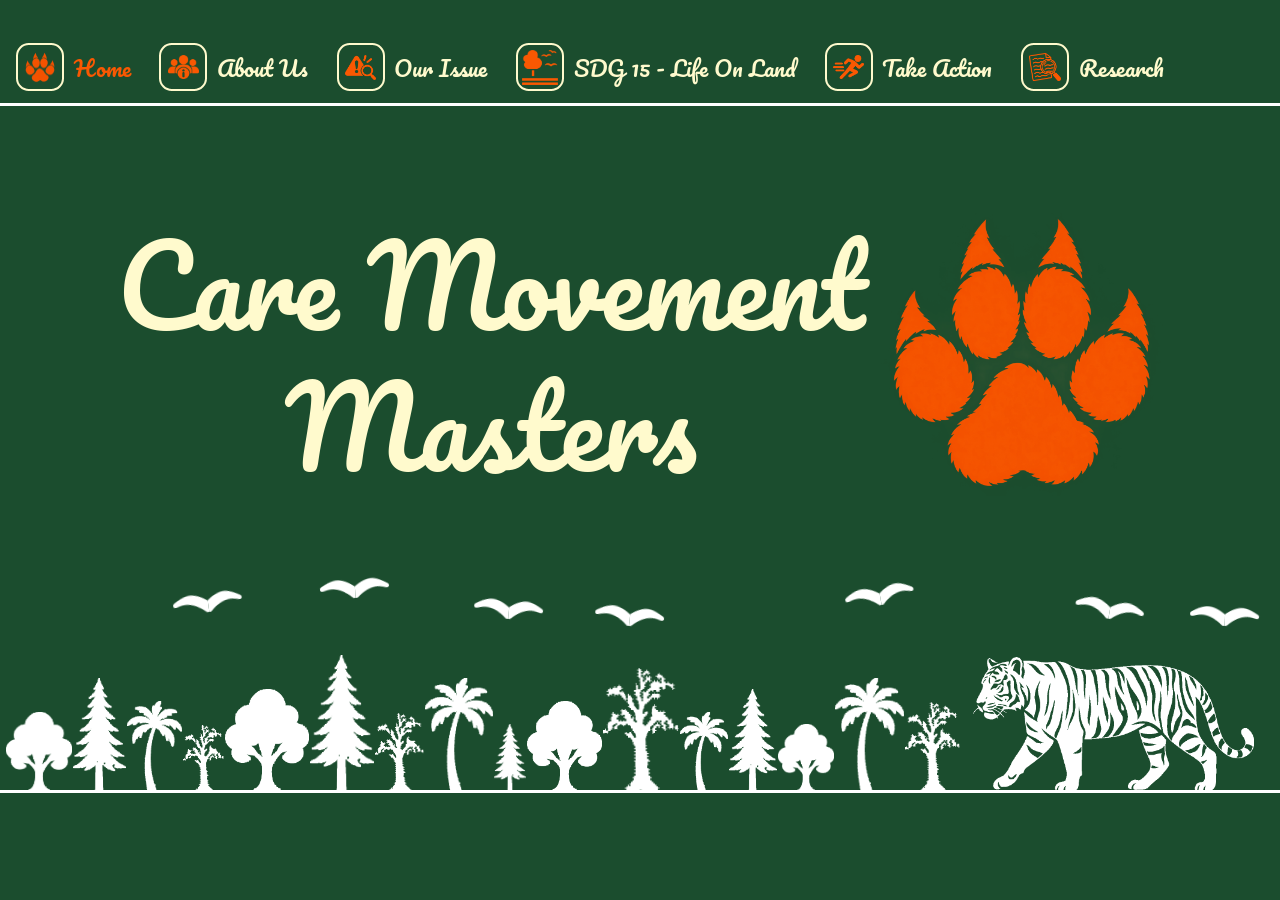
<file: index.html>
<!DOCTYPE html>
<html lang="en">
<head>
  <meta charset="UTF-8">
  <meta name="viewport" content="width=device-width, initial-scale=1.0">
  <title>Home - Care Movement Masters</title>
  <link rel="canonical" href="https://cmmaster.my/">
  <link rel="icon" type="image/png" href="logo.png">
  <link rel="preconnect" href="https://fonts.googleapis.com">
  <link rel="preconnect" href="https://fonts.gstatic.com" crossorigin>
  <link href="https://fonts.googleapis.com/css2?family=Pacifico&display=swap" rel="stylesheet">
  <link rel="stylesheet" href="cursor.css">
  <style>
    @view-transition { navigation: auto; }
    ::view-transition-old(root), ::view-transition-new(root) { animation-duration: 0.25s; }
    @keyframes drop-in { from { opacity: 0; transform: translateY(-100vh); } to { opacity: 1; transform: translateY(0); } }
    html, body { margin: 0; background: #1B4D2E; color: #FFFACD; }
    html { height: 100%; overflow: auto; scrollbar-color: #FFFACD #1B4D2E; }
    :root { --vw: 1vw; --vh: 1vh; --vh: 1dvh; --line-y: max(68px, calc((76 * var(--vh) - 2.6 * var(--fs)) / 4 + 5px)); }
    body { position: relative; box-sizing: border-box; text-align: center; min-width: 0; width: 100%; height: 100vh; height: 100dvh; display: grid; grid-template-rows: calc(var(--line-y) + 3px) minmax(0, 1fr); }
    body::before { content: ''; position: absolute; top: var(--line-y); left: 0; right: 0; height: 3px; background: #fff; }
    .home-stage { grid-row: 2; display: grid; place-items: center; min-width: 0; min-height: 0; container-type: size; }
    .home-group { width: min(100cqw, 210cqh); box-sizing: border-box; padding-bottom: 3px; container-type: inline-size; }
    :root { --u: min(var(--vw), calc(1.5 * var(--vh))); }
    h1 { animation: drop-in 1s ease-out both; position: relative; z-index: 1; }
    .hero { position: relative; z-index: 1; margin: 0 0 3cqw; min-width: 0; container-type: inline-size; }
    .nav { position: absolute; top: max(0.5rem, calc((76 * var(--vh) - 2.6 * var(--fs)) / 4 - 3rem - 7px)); left: 1rem; z-index: 2; display: flex; align-items: center; gap: 1.8rem; }
    .home { display: flex; align-items: center; gap: 0.6rem; color: #FFFACD; text-decoration: none; font-family: 'Pacifico', cursive; font-size: 1.4rem; cursor: pointer; }
    .home-btn { display: flex; align-items: center; justify-content: center; width: 3rem; height: 3rem; box-sizing: border-box; padding: 0.4rem; background: #1B4D2E; border: 2px solid #FFFACD; border-radius: 0.8rem; }
    .home-btn img { width: 100%; height: 100%; object-fit: contain; }
    #sdg-link .home-btn { padding: 0.25rem; }
    .home { transition: transform 0.2s ease; transform-origin: left center; }
    .nav { padding: 0.4rem 1.5rem 0.4rem 0.4rem; margin: -0.4rem; box-sizing: border-box; max-width: calc(100% - 1rem); overflow-x: auto; }
    .home { flex-shrink: 0; white-space: nowrap; }
    .home.active .home-label { color: #F95802; }
    .home:hover, .home:focus-visible { transform: scale(1.08); }
    .home:focus-visible .home-btn { outline: 2px solid #fff; outline-offset: 3px; }
    :root { --fs: clamp(3rem, calc(9 * var(--vw)), 7rem); }
    .scene { position: relative; height: 20cqw; pointer-events: none; z-index: 0; container-type: inline-size; }
    .scene::before { content: ''; position: absolute; left: 0; right: 0; bottom: -3px; height: 3px; background: #fff; }
    .scene svg, .scene img { position: absolute; bottom: -1px; width: calc(var(--u) * var(--w)); height: calc(var(--u) * var(--h)); fill: #fff; overflow: visible; }
    .scene img { bottom: -2px; }
    .scene { --k: max(0px, calc((74.5cqw - 15px) / 65.83)); --u: min(1cqw, calc(1.5 * var(--vh))); }
    .trees { position: absolute; left: 0.5%; bottom: 0; display: flex; align-items: flex-end; gap: 1px; }
    .trees img { position: static; width: calc(var(--k) * var(--w)); height: calc(var(--k) * var(--h)); flex: none; margin-bottom: -2px; }
    .trees img[src="willow.png"] { margin-bottom: -3px; }
    .scene .tiger { position: absolute; left: 76%; bottom: -2px; width: 22%; aspect-ratio: 468 / 224; }
    .scene .tiger img { position: absolute; left: 0; top: 0; bottom: auto; width: 100%; height: 100%; }
    .scene .tiger .tail { transform-origin: 79.3% 25.9%; animation: wag 1.2s ease-in-out infinite; }
    @keyframes wag { 0%, 100% { transform: rotate(0deg); } 25% { transform: rotate(4deg); } 75% { transform: rotate(-4deg); } }
    .scene .bird { position: absolute; width: calc(var(--u) * var(--w)); height: calc(var(--u) * var(--h)); bottom: calc(var(--k) * var(--y)); }
    .scene .bird img { position: absolute; top: 0; bottom: auto; height: 100%; width: 50.17%; }
    .scene .bird img.l { left: 0; }
    .scene .bird img.r { left: 49.83%; }
    .wing { transform-box: fill-box; }
    .wing.l { transform-origin: 100% 95%; animation: flap-l 1.6s ease-in-out infinite; }
    .wing.r { transform-origin: 0% 95%; animation: flap-r 1.6s ease-in-out infinite; }
    @keyframes flap-l { 0%, 100% { transform: rotate(0deg); } 50% { transform: rotate(7deg); } }
    @keyframes flap-r { 0%, 100% { transform: rotate(0deg); } 50% { transform: rotate(-7deg); } }
    @media (prefers-reduced-motion: reduce) { h1 { animation: none; } .wing { animation: none; } .tiger .tail { animation: none; } }
    h1 { font-size: min(var(--fs), 8.5cqw); line-height: 1.3; font-family: 'Pacifico', cursive; font-weight: normal; display: flex; align-items: center; justify-content: center; gap: 0.134em; margin: 0; }
    #label { white-space: nowrap; }
    #logo { flex: none; width: 2.6em; height: 2.6em; object-fit: contain; }
    @media (max-width: 900px) {
      body { grid-template-columns: calc(0.5rem + var(--rail-w, 3.5rem) + 0.4rem + 3px) minmax(0, 1fr); grid-template-rows: minmax(0, 1fr); }
      .nav { position: relative; top: 0; left: 0; right: auto; align-self: start; grid-column: 1; grid-row: 1; margin: 0.5rem 0 0.5rem 0.5rem; }
      .home-stage { grid-column: 2; grid-row: 1; }
      .home-group { width: min(100cqw, 160cqh); }
      .scene { height: 34cqw; --k: max(0px, calc((74.5cqw - 7px) / 33.67)); }
      .trees img:nth-child(n + 9) { display: none; }
      body::before { display: none; }
      body::after { content: ''; position: absolute; top: 0; bottom: 0; left: calc(0.5rem + var(--rail-w, 3.5rem) + 0.4rem); width: 3px; background: #fff; pointer-events: none; }
      .nav { padding: 0.5rem 0.25rem; box-sizing: border-box; flex-direction: column; align-items: flex-start; gap: 0.7rem; width: max-content; max-width: calc(100vw - 7.5rem); height: calc(100vh - 1rem); height: calc(100dvh - 1rem); overflow-x: hidden; overflow-y: auto; overscroll-behavior: contain; scrollbar-width: none; background: transparent; z-index: 3; }
      .nav:hover { scrollbar-width: thin; scrollbar-color: #FFFACD #1B4D2E; }
      .nav::-webkit-scrollbar { width: 0; }
      .nav:hover::-webkit-scrollbar { width: 6px; }
      .nav::-webkit-scrollbar-thumb { background: #FFFACD; border-radius: 3px; }
      .nav::after { display: none; }
      .home { gap: 0; }
      .home-btn { flex: none; }
      .home-label { max-width: 0; margin-left: 0; opacity: 0; overflow: hidden; white-space: nowrap; transition: max-width 0.3s ease, margin-left 0.3s ease, opacity 0.2s ease; }
      .nav.open .home-label, .nav:has(a:focus-visible) .home-label { max-width: min(20rem, calc(100vw - 10.5rem)); margin-left: 0.6rem; padding-right: 0.3rem; opacity: 1; white-space: normal; text-align: left; }
    }
  </style>
</head>
<body>
    <nav class="nav">
    <a class="home active" aria-current="page" id="home-link" href="./"><span class="home-btn"><img src="logo.png" alt=""></span><span class="home-label">Home</span></a>
    <a class="home" id="about-link" href="about-us"><span class="home-btn"><img src="about.png" alt=""></span><span class="home-label">About Us</span></a>
    <a class="home" id="issue-link" href="our-issue"><span class="home-btn"><img src="issue.png" alt=""></span><span class="home-label">Our Issue</span></a>
    <a class="home" id="sdg-link" href="sdg-15"><span class="home-btn"><img src="sdg.png" alt=""></span><span class="home-label">SDG 15 - Life On Land</span></a>
    <a class="home" id="action-link" href="take-action"><span class="home-btn"><img src="action.png" alt=""></span><span class="home-label">Take Action</span></a>
    <a class="home" href="research"><span class="home-btn"><img src="research.png" alt=""></span><span class="home-label">Research</span></a>
    </nav>
  <main class="home-stage">
  <div class="home-group">
  <div class="hero">
    <h1><span id="label">Care Movement<br>Masters</span><img id="logo" src="logo.png" alt="Logo"></h1>
  </div>
  <div class="scene" aria-hidden="true">
    <div class="trees">
      <img src="tree.png" alt="" style="--w:4.57; --h:5.6">
      <img src="pine.png" alt="" style="--w:3.75; --h:8.0">
      <img src="palm.png" alt="" style="--w:3.86; --h:6.4">
      <img src="willow.png" alt="" style="--w:2.9; --h:4.8">
      <img src="tree.png" alt="" style="--w:5.88; --h:7.2">
      <img src="pine.png" alt="" style="--w:4.5; --h:9.6">
      <img src="willow.png" alt="" style="--w:3.39; --h:5.6">
      <img src="palm.png" alt="" style="--w:4.82; --h:8.0">
      <img src="pine.png" alt="" style="--w:2.25; --h:4.8">
      <img src="tree.png" alt="" style="--w:5.22; --h:6.4">
      <img src="willow.png" alt="" style="--w:5.32; --h:8.8">
      <img src="palm.png" alt="" style="--w:3.38; --h:5.6">
      <img src="pine.png" alt="" style="--w:3.38; --h:7.2">
      <img src="tree.png" alt="" style="--w:3.92; --h:4.8">
      <img src="palm.png" alt="" style="--w:4.82; --h:8.0">
      <img src="willow.png" alt="" style="--w:3.87; --h:6.4">
    </div>

    <div class="tiger"><img src="tiger-body.png" alt=""><img class="tail" src="tiger-tail.png" alt=""></div>
    <span class="bird" style="left:13.5%; --w:5.5; --h:1.48; --y:12.5; transform: rotate(-8deg)"><img class="wing l" src="bird-left.png" alt=""><img class="wing r" src="bird-right.png" alt=""></span>
    <span class="bird" style="left:46.5%; --w:5.5; --h:1.48; --y:11.5; transform: rotate(6deg)"><img class="wing l" src="bird-left.png" alt=""><img class="wing r" src="bird-right.png" alt=""></span>
    <span class="bird" style="left:25%; --w:5.5; --h:1.48; --y:13.5; transform: rotate(-4deg)"><img class="wing l" src="bird-left.png" alt=""><img class="wing r" src="bird-right.png" alt=""></span>
    <span class="bird" style="left:84%; --w:5.5; --h:1.48; --y:12; transform: rotate(10deg)"><img class="wing l" src="bird-left.png" alt=""><img class="wing r" src="bird-right.png" alt=""></span>
    <span class="bird" style="left:37%; --w:5.5; --h:1.48; --y:12; transform: rotate(5deg)"><img class="wing l" src="bird-left.png" alt=""><img class="wing r" src="bird-right.png" alt=""></span>
    <span class="bird" style="left:66%; --w:5.5; --h:1.48; --y:13; transform: rotate(-10deg)"><img class="wing l" src="bird-left.png" alt=""><img class="wing r" src="bird-right.png" alt=""></span>
    <span class="bird" style="left:93%; --w:5.5; --h:1.48; --y:11.5; transform: rotate(3deg)"><img class="wing l" src="bird-left.png" alt=""><img class="wing r" src="bird-right.png" alt=""></span>
  </div>
  </div>
  </main>
  <script>
    const heading = document.querySelector('h1');
    document.getElementById('home-link').addEventListener('click', e => {
      e.preventDefault();
      window.scrollTo(0, 0);
      heading.style.animation = 'none';
      heading.offsetHeight;
      heading.style.animation = '';
    });

  </script>
  <script src="nav-menu.js"></script>
</body>
</html>
</file>
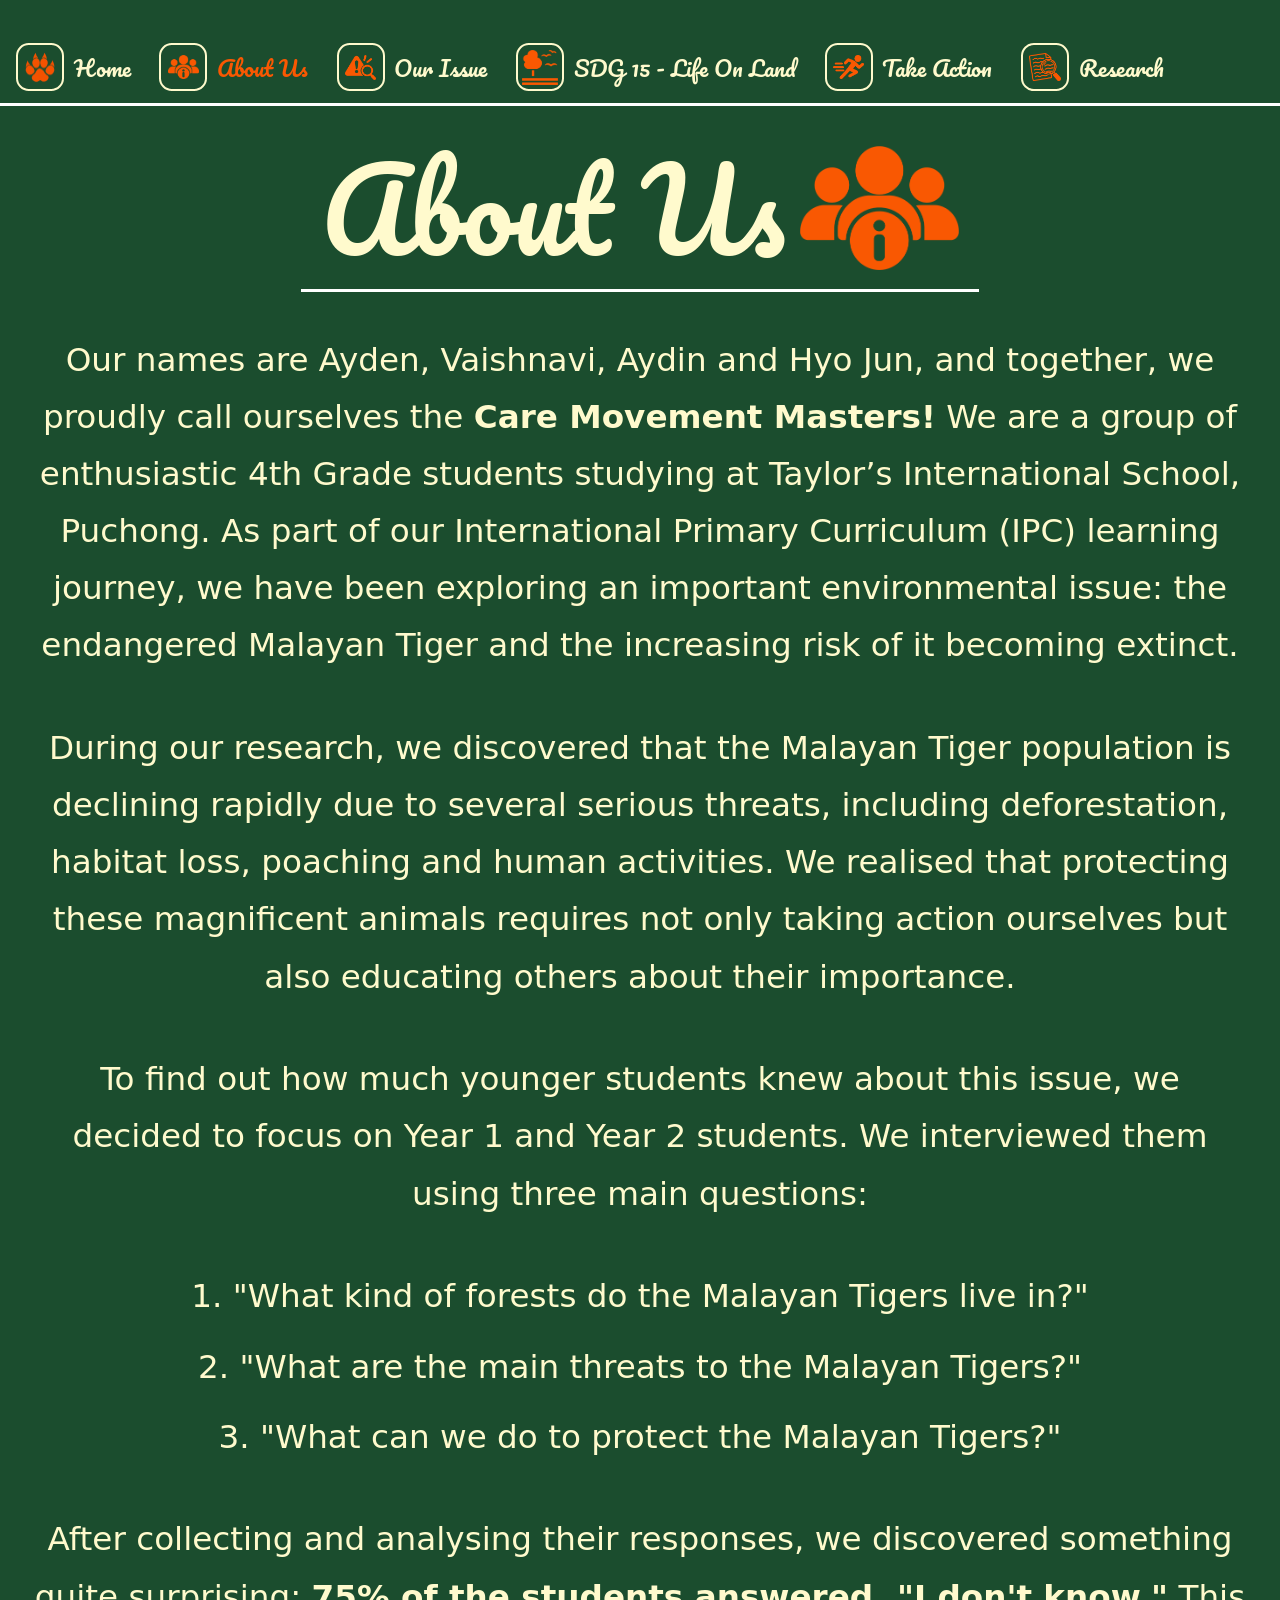
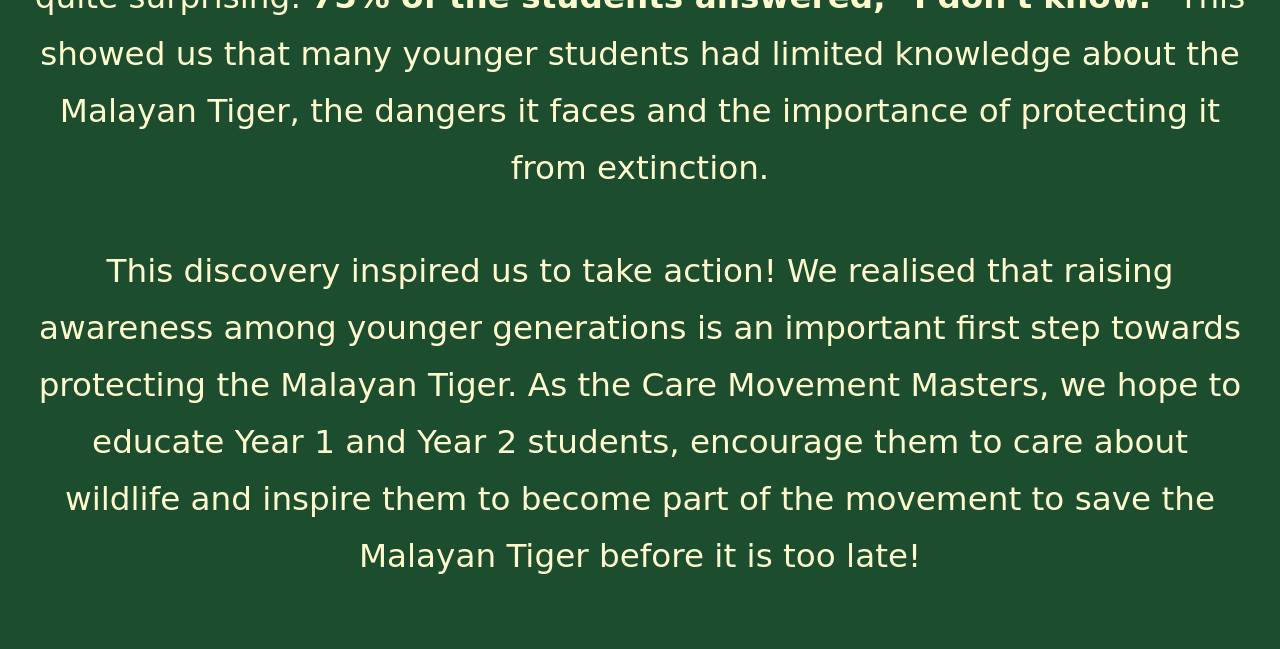
<file: about-us.html>
<!DOCTYPE html>
<html lang="en">
<head>
  <meta charset="UTF-8">
  <meta name="viewport" content="width=device-width, initial-scale=1.0">
  <title>About Us - Care Movement Masters</title>
  <link rel="icon" type="image/png" href="logo.png">
  <link rel="preconnect" href="https://fonts.googleapis.com">
  <link rel="preconnect" href="https://fonts.gstatic.com" crossorigin>
  <link href="https://fonts.googleapis.com/css2?family=Pacifico&display=swap" rel="stylesheet">
  <link rel="stylesheet" href="cursor.css">
  <style>
    @view-transition { navigation: auto; }
    ::view-transition-old(root), ::view-transition-new(root) { animation-duration: 0.25s; }
    html, body { margin: 0; background: #1B4D2E; color: #FFFACD; }
    body { text-align: center; padding: 0 2rem; min-height: 100vh; }
    .nav { position: fixed; top: max(0.5rem, calc(var(--x) / 4 - 3rem - 7px)); left: 1rem; z-index: 2; display: flex; align-items: center; gap: 1.8rem; }
    .nav::after { content: ''; position: fixed; left: 0; right: 0; top: var(--line-y); height: 3px; background: #fff; }
    .home { display: flex; align-items: center; gap: 0.6rem; color: #FFFACD; text-decoration: none; font-family: 'Pacifico', cursive; font-size: 1.4rem; cursor: pointer; transition: transform 0.2s ease; transform-origin: left center; }
    .nav { right: 1rem; padding: 0.4rem 1.5rem 0.4rem 0.4rem; margin: -0.4rem; overflow-x: auto; scrollbar-width: none; }
    .nav::-webkit-scrollbar { display: none; }
    .home { flex-shrink: 0; white-space: nowrap; }
    .home.active .home-label { color: #F95802; }
    .home:hover, .home:focus-visible { transform: scale(1.08); }
    .home-btn { display: flex; align-items: center; justify-content: center; width: 3rem; height: 3rem; box-sizing: border-box; padding: 0.4rem; background: #1B4D2E; border: 2px solid #FFFACD; border-radius: 0.8rem; }
    .home-btn img { width: 100%; height: 100%; object-fit: contain; }
    #sdg-link .home-btn { padding: 0.25rem; }
    .home:focus-visible .home-btn { outline: 2px solid #fff; outline-offset: 3px; }
    :root { --fs: clamp(3rem, 9vw, 7rem); --x: calc(76vh - 2.6 * var(--fs)); --line-y: max(calc(var(--x) / 2 - max(0px, var(--x) / 4) + 5px), calc(3.5rem + 12px)); }
    h1 { font-size: var(--fs); line-height: 1.3; font-family: 'Pacifico', cursive; font-weight: normal; margin: 0; padding-top: calc(var(--line-y) + 2rem); display: flex; align-items: center; justify-content: center; gap: 15px; white-space: nowrap; }
    .title { display: flex; align-items: center; gap: 15px; padding: 0 20px 8px; border-bottom: 3px solid #fff; }
    h1 img { height: calc(1.1 * var(--fs)); width: auto; flex: none; }
    body::before { content: ''; position: fixed; top: 0; left: 0; right: 0; height: calc(var(--line-y) + 3px); background: #1B4D2E; z-index: 1; }
    .intro { max-width: min(96vw, 110rem); margin: 2.5rem auto 4rem; text-align: center; font-family: system-ui, 'Segoe UI', Roboto, Arial, sans-serif; font-size: calc(clamp(1rem, 1.3vw, 1.2rem) + 1rem); line-height: 1.75; }
    .intro p { margin: 0 0 1.4em; }
    .intro ol { margin: 0 0 1.4em; padding-left: 0; list-style-position: inside; }
    .intro li { margin-bottom: 0.4em; }
    @media (max-width: 900px) {
      body { position: relative; display: grid; grid-template-columns: auto minmax(calc(100% - 4.7rem), 1fr); column-gap: 1.2rem; align-content: start; padding: 0 1rem 0 0.5rem; }
      body::after { content: ''; position: absolute; top: 0; bottom: 0; left: calc(0.5rem + var(--rail-w, 3.5rem) + 0.4rem); width: 3px; background: #fff; pointer-events: none; }
      body::before { display: none; }
      body > :not(.nav) { grid-column: 2; }
      .nav { position: sticky; top: 0.5rem; left: auto; right: auto; margin: 0; grid-column: 1; grid-row: 1 / span 12; align-self: start; }
      .nav { padding: 0.5rem 0.25rem; box-sizing: border-box; flex-direction: column; align-items: flex-start; gap: 0.7rem; width: max-content; max-height: calc(100vh - 1rem); max-height: calc(100dvh - 1rem); overflow-x: hidden; overflow-y: auto; overscroll-behavior: contain; scrollbar-width: none; background: transparent; z-index: 3; }
      .nav { height: calc(100vh - 1rem); height: calc(100dvh - 1rem); }
      .nav:hover { scrollbar-width: thin; scrollbar-color: #FFFACD #1B4D2E; }
      .nav::-webkit-scrollbar { width: 0; }
      .nav:hover::-webkit-scrollbar { width: 6px; }
      .nav::-webkit-scrollbar-thumb { background: #FFFACD; border-radius: 3px; }
      .nav::after { display: none; }
      .home { gap: 0; }
      .home-label { max-width: 0; margin-left: 0; opacity: 0; overflow: hidden; white-space: nowrap; transition: max-width 0.3s ease, margin-left 0.3s ease, opacity 0.2s ease; }
      .nav.open .home-label, .nav:has(a:focus-visible) .home-label { max-width: 20rem; margin-left: 0.6rem; padding-right: 0.3rem; opacity: 1; }
      .title { gap: 10px; padding-left: 10px; padding-right: 10px; }
      h1 { --hf: min(var(--fs), 8vw); font-size: var(--hf); padding-top: 1.5rem; }
      h1 img { height: calc(1.1 * var(--hf)); }
    }
  </style>
</head>
<body>
  <nav class="nav">
    <a class="home" href="./"><span class="home-btn"><img src="logo.png" alt=""></span><span class="home-label">Home</span></a>
    <a class="home active" aria-current="page" href="about-us"><span class="home-btn"><img src="about.png" alt=""></span><span class="home-label">About Us</span></a>
    <a class="home" id="issue-link" href="our-issue"><span class="home-btn"><img src="issue.png" alt=""></span><span class="home-label">Our Issue</span></a>
    <a class="home" id="sdg-link" href="sdg-15"><span class="home-btn"><img src="sdg.png" alt=""></span><span class="home-label">SDG 15 - Life On Land</span></a>
    <a class="home" id="action-link" href="take-action"><span class="home-btn"><img src="action.png" alt=""></span><span class="home-label">Take Action</span></a>
    <a class="home" href="research"><span class="home-btn"><img src="research.png" alt=""></span><span class="home-label">Research</span></a>
  </nav>
  <h1><span class="title"><span>About Us</span><img src="about.png" alt=""></span></h1>
  <div class="intro">
    <p>Our names are Ayden, Vaishnavi, Aydin and Hyo Jun, and together, we proudly call ourselves the <strong>Care Movement Masters!</strong> We are a group of enthusiastic 4th Grade students studying at Taylor’s International School, Puchong. As part of our International Primary Curriculum (IPC) learning journey, we have been exploring an important environmental issue: the endangered Malayan Tiger and the increasing risk of it becoming extinct.</p>
    <p>During our research, we discovered that the Malayan Tiger population is declining rapidly due to several serious threats, including deforestation, habitat loss, poaching and human activities. We realised that protecting these magnificent animals requires not only taking action ourselves but also educating others about their importance.</p>
    <p>To find out how much younger students knew about this issue, we decided to focus on Year 1 and Year 2 students. We interviewed them using three main questions:</p>
    <ol>
      <li>"What kind of forests do the Malayan Tigers live in?"</li>
      <li>"What are the main threats to the Malayan Tigers?"</li>
      <li>"What can we do to protect the Malayan Tigers?"</li>
    </ol>
    <p>After collecting and analysing their responses, we discovered something quite surprising: <strong>75% of the students answered, "I don't know."</strong> This showed us that many younger students had limited knowledge about the Malayan Tiger, the dangers it faces and the importance of protecting it from extinction.</p>
    <p>This discovery inspired us to take action! We realised that raising awareness among younger generations is an important first step towards protecting the Malayan Tiger. As the Care Movement Masters, we hope to educate Year 1 and Year 2 students, encourage them to care about wildlife and inspire them to become part of the movement to save the Malayan Tiger before it is too late!</p>
  </div>
  <script src="nav-menu.js"></script>
</body>
</html>
</file>
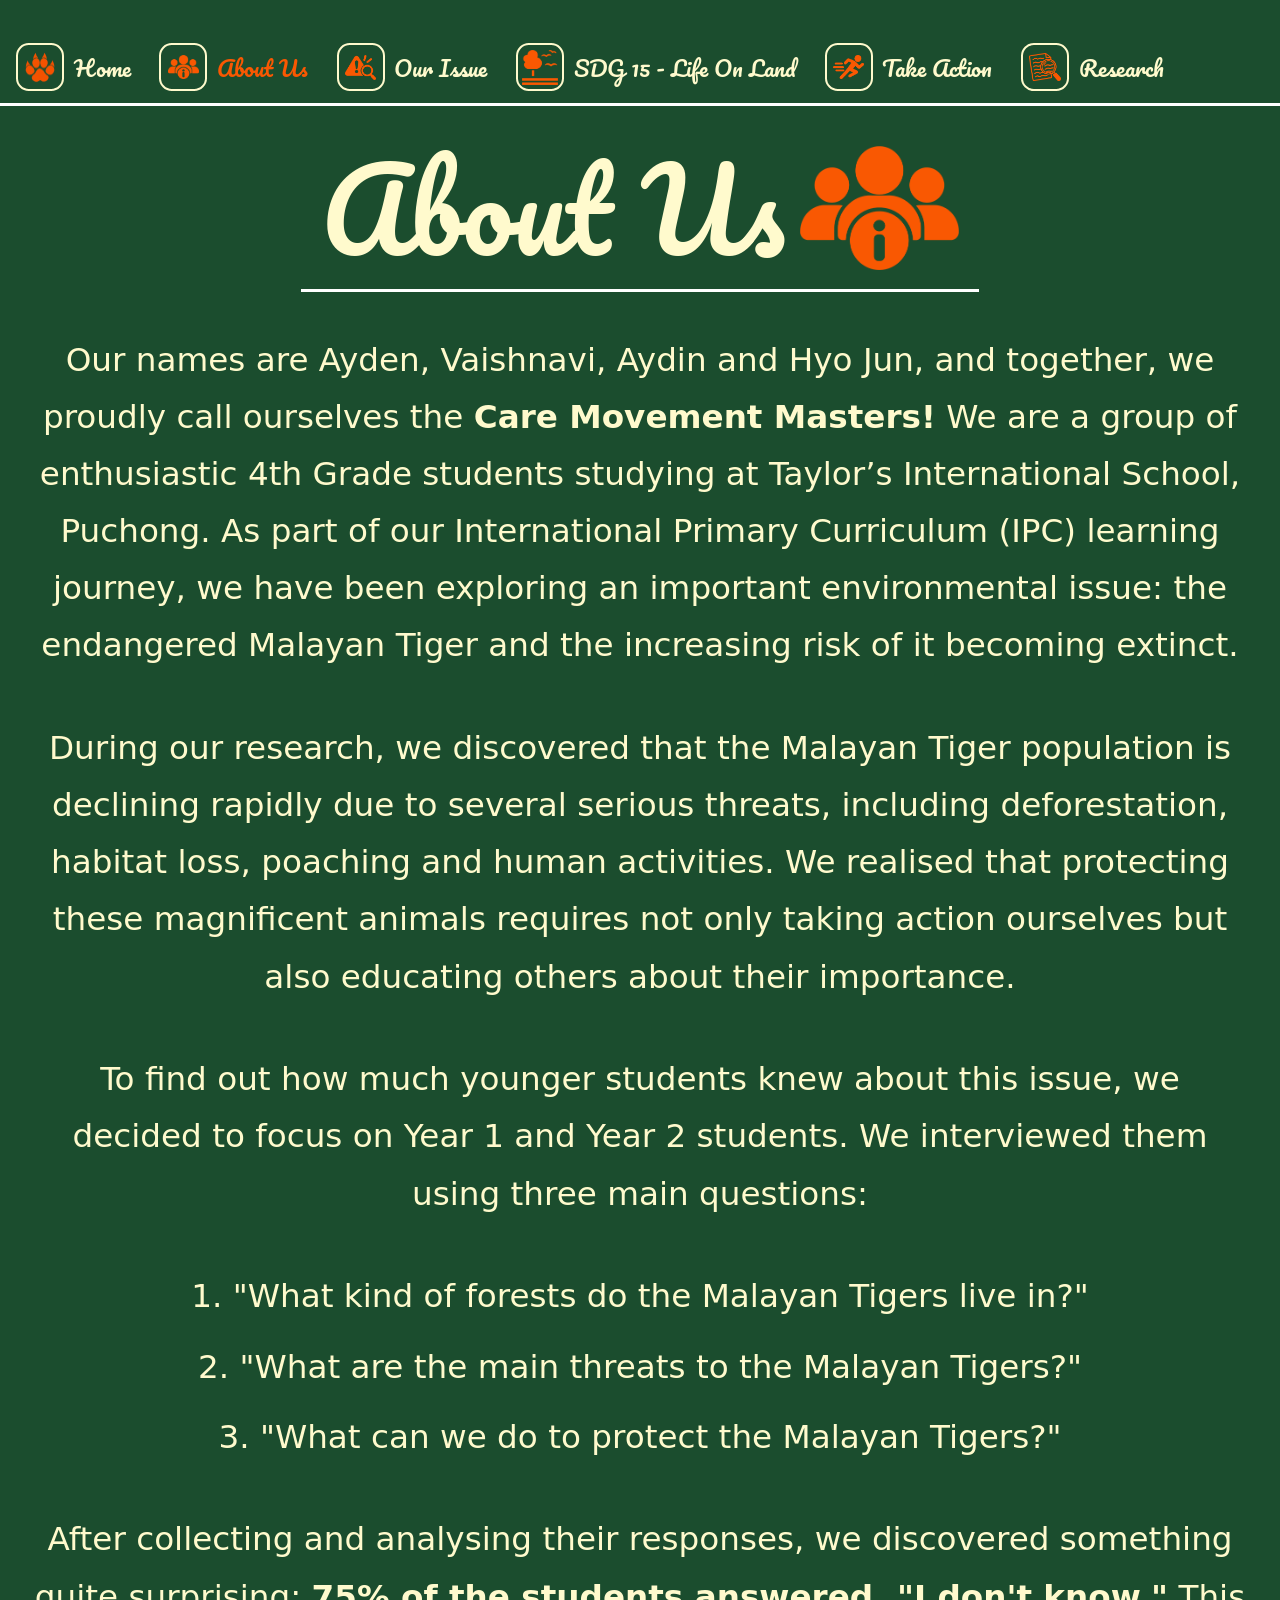
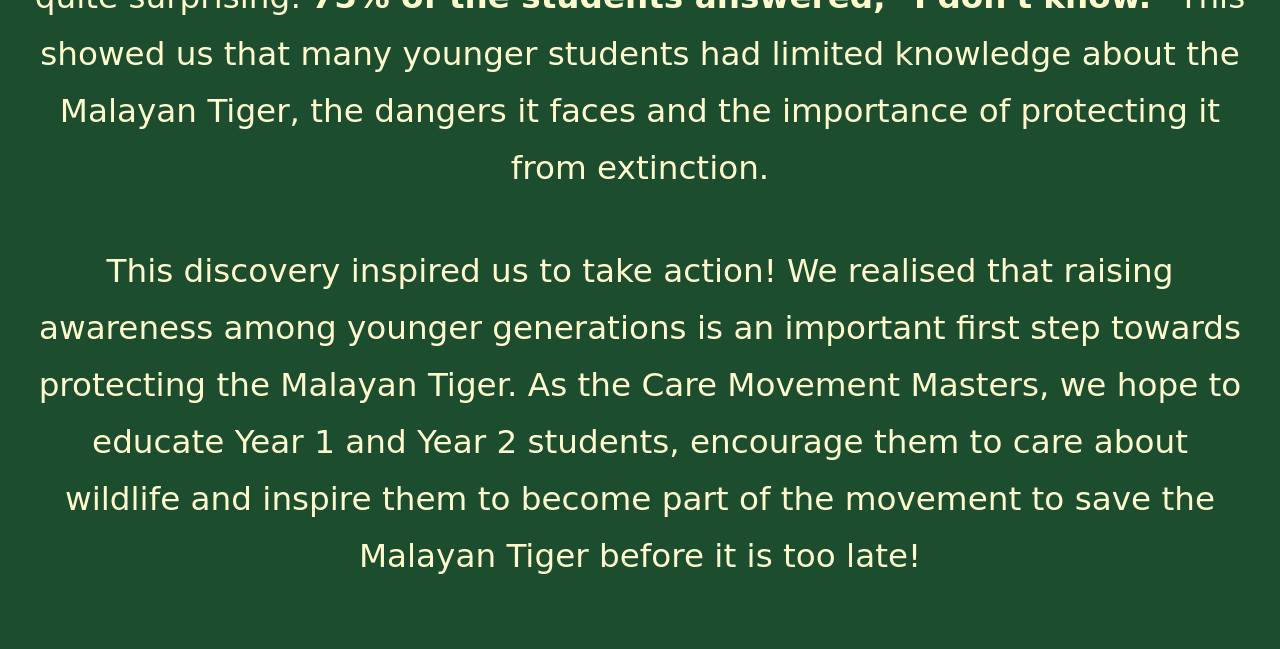
<file: about.html>
<!DOCTYPE html>
<html lang="en">
<head>
  <meta charset="UTF-8">
  <meta name="viewport" content="width=device-width, initial-scale=1.0">
  <title>About Us - Care Movement Masters</title>
  <link rel="icon" type="image/png" href="logo.png">
  <link rel="preconnect" href="https://fonts.googleapis.com">
  <link rel="preconnect" href="https://fonts.gstatic.com" crossorigin>
  <link href="https://fonts.googleapis.com/css2?family=Pacifico&display=swap" rel="stylesheet">
  <link rel="stylesheet" href="cursor.css">
  <style>
    @view-transition { navigation: auto; }
    ::view-transition-old(root), ::view-transition-new(root) { animation-duration: 0.25s; }
    html, body { margin: 0; background: #1B4D2E; color: #FFFACD; }
    body { text-align: center; padding: 0 2rem; min-height: 100vh; }
    .nav { position: fixed; top: max(0.5rem, calc(var(--x) / 4 - 3rem - 7px)); left: 1rem; z-index: 2; display: flex; align-items: center; gap: 1.8rem; }
    .nav::after { content: ''; position: fixed; left: 0; right: 0; top: var(--line-y); height: 3px; background: #fff; }
    .home { display: flex; align-items: center; gap: 0.6rem; color: #FFFACD; text-decoration: none; font-family: 'Pacifico', cursive; font-size: 1.4rem; cursor: pointer; transition: transform 0.2s ease; transform-origin: left center; }
    .nav { right: 1rem; padding: 0.4rem 1.5rem 0.4rem 0.4rem; margin: -0.4rem; overflow-x: auto; scrollbar-width: none; }
    .nav::-webkit-scrollbar { display: none; }
    .home { flex-shrink: 0; white-space: nowrap; }
    .home.active .home-label { color: #F95802; }
    .home:hover, .home:focus-visible { transform: scale(1.08); }
    .home-btn { display: flex; align-items: center; justify-content: center; width: 3rem; height: 3rem; box-sizing: border-box; padding: 0.4rem; background: #1B4D2E; border: 2px solid #FFFACD; border-radius: 0.8rem; }
    .home-btn img { width: 100%; height: 100%; object-fit: contain; }
    #sdg-link .home-btn { padding: 0.25rem; }
    .home:focus-visible .home-btn { outline: 2px solid #fff; outline-offset: 3px; }
    :root { --fs: clamp(3rem, 9vw, 7rem); --x: calc(76vh - 2.6 * var(--fs)); --line-y: max(calc(var(--x) / 2 - max(0px, var(--x) / 4) + 5px), calc(3.5rem + 12px)); }
    h1 { font-size: var(--fs); line-height: 1.3; font-family: 'Pacifico', cursive; font-weight: normal; margin: 0; padding-top: calc(var(--line-y) + 2rem); display: flex; align-items: center; justify-content: center; gap: 15px; white-space: nowrap; }
    .title { display: flex; align-items: center; gap: 15px; padding: 0 20px 8px; border-bottom: 3px solid #fff; }
    h1 img { height: calc(1.1 * var(--fs)); width: auto; flex: none; }
    body::before { content: ''; position: fixed; top: 0; left: 0; right: 0; height: calc(var(--line-y) + 3px); background: #1B4D2E; z-index: 1; }
    .intro { max-width: min(96vw, 110rem); margin: 2.5rem auto 4rem; text-align: center; font-family: system-ui, 'Segoe UI', Roboto, Arial, sans-serif; font-size: calc(clamp(1rem, 1.3vw, 1.2rem) + 1rem); line-height: 1.75; }
    .intro p { margin: 0 0 1.4em; }
    .intro ol { margin: 0 0 1.4em; padding-left: 0; list-style-position: inside; }
    .intro li { margin-bottom: 0.4em; }
  </style>
</head>
<body>
  <nav class="nav">
    <a class="home" href="index.html"><span class="home-btn"><img src="logo.png" alt=""></span><span class="home-label">Home</span></a>
    <a class="home active" aria-current="page" href="about.html"><span class="home-btn"><img src="about.png" alt=""></span><span class="home-label">About Us</span></a>
    <a class="home" id="issue-link" href="issue.html"><span class="home-btn"><img src="issue.png" alt=""></span><span class="home-label">Our Issue</span></a>
    <a class="home" id="sdg-link" href="sdg.html"><span class="home-btn"><img src="sdg.png" alt=""></span><span class="home-label">SDG 15 - Life On Land</span></a>
    <a class="home" id="action-link" href="action.html"><span class="home-btn"><img src="action.png" alt=""></span><span class="home-label">Take Action</span></a>
    <a class="home" href="research.html"><span class="home-btn"><img src="research.png" alt=""></span><span class="home-label">Research</span></a>
  </nav>
  <h1><span class="title"><span>About Us</span><img src="about.png" alt=""></span></h1>
  <div class="intro">
    <p>Our names are Ayden, Vaishnavi, Aydin and Hyo Jun, and together, we proudly call ourselves the <strong>Care Movement Masters!</strong> We are a group of enthusiastic 4th Grade students studying at Taylor’s International School, Puchong. As part of our International Primary Curriculum (IPC) learning journey, we have been exploring an important environmental issue: the endangered Malayan Tiger and the increasing risk of it becoming extinct.</p>
    <p>During our research, we discovered that the Malayan Tiger population is declining rapidly due to several serious threats, including deforestation, habitat loss, poaching and human activities. We realised that protecting these magnificent animals requires not only taking action ourselves but also educating others about their importance.</p>
    <p>To find out how much younger students knew about this issue, we decided to focus on Year 1 and Year 2 students. We interviewed them using three main questions:</p>
    <ol>
      <li>"What kind of forests do the Malayan Tigers live in?"</li>
      <li>"What are the main threats to the Malayan Tigers?"</li>
      <li>"What can we do to protect the Malayan Tigers?"</li>
    </ol>
    <p>After collecting and analysing their responses, we discovered something quite surprising: <strong>75% of the students answered, "I don't know."</strong> This showed us that many younger students had limited knowledge about the Malayan Tiger, the dangers it faces and the importance of protecting it from extinction.</p>
    <p>This discovery inspired us to take action! We realised that raising awareness among younger generations is an important first step towards protecting the Malayan Tiger. As the Care Movement Masters, we hope to educate Year 1 and Year 2 students, encourage them to care about wildlife and inspire them to become part of the movement to save the Malayan Tiger before it is too late!</p>
  </div>
</body>
</html>
</file>
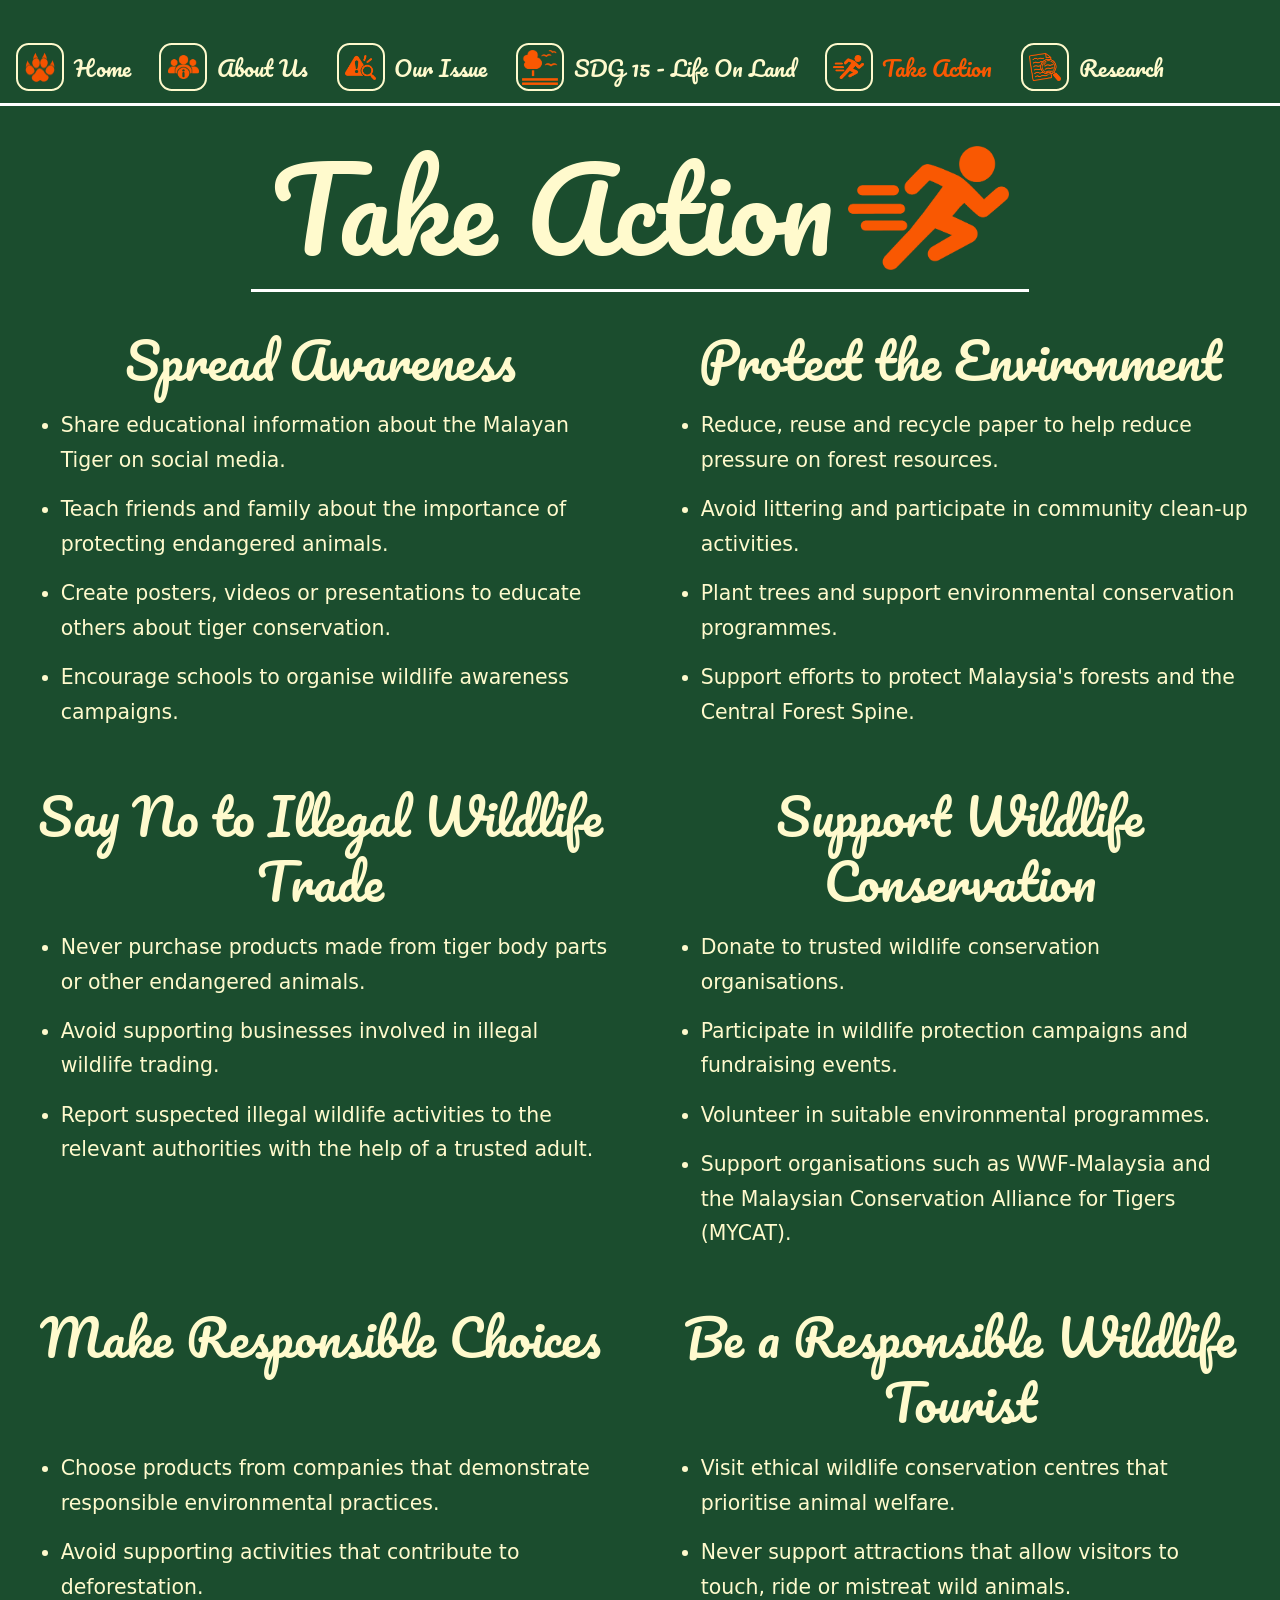
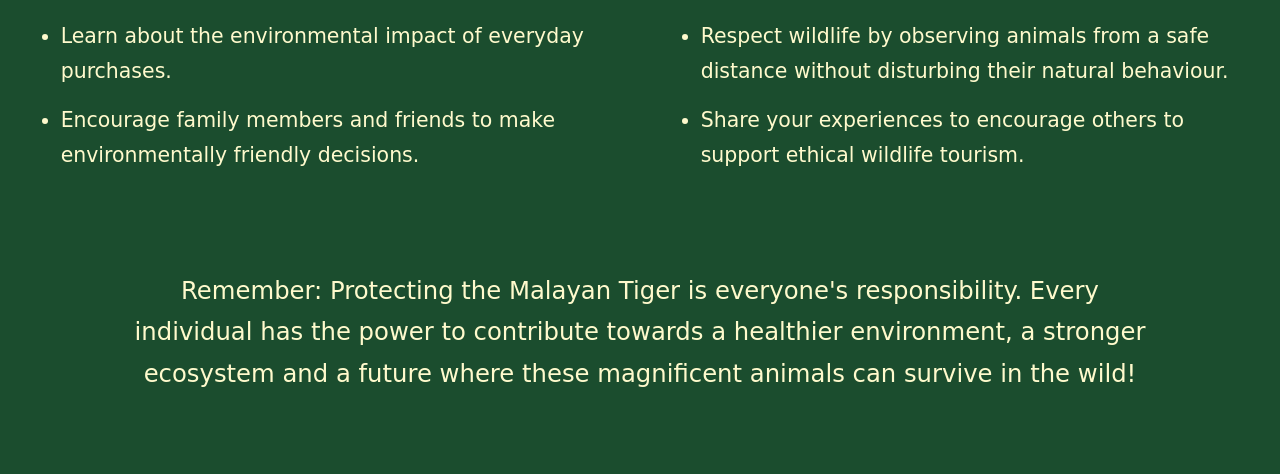
<file: action.html>
<!DOCTYPE html>
<html lang="en">
<head>
  <meta charset="UTF-8">
  <meta name="viewport" content="width=device-width, initial-scale=1.0">
  <title>Take Action - Care Movement Masters</title>
  <link rel="icon" type="image/png" href="logo.png">
  <link rel="preconnect" href="https://fonts.googleapis.com">
  <link rel="preconnect" href="https://fonts.gstatic.com" crossorigin>
  <link href="https://fonts.googleapis.com/css2?family=Pacifico&display=swap" rel="stylesheet">
  <link rel="stylesheet" href="cursor.css">
  <style>
    @view-transition { navigation: auto; }
    ::view-transition-old(root), ::view-transition-new(root) { animation-duration: 0.25s; }
    html, body { margin: 0; background: #1B4D2E; color: #FFFACD; }
    body { text-align: center; padding: 0 2rem; min-height: 100vh; }
    .nav { position: fixed; top: max(0.5rem, calc(var(--x) / 4 - 3rem - 7px)); left: 1rem; z-index: 2; display: flex; align-items: center; gap: 1.8rem; }
    .nav::after { content: ''; position: fixed; left: 0; right: 0; top: var(--line-y); height: 3px; background: #fff; }
    .home { display: flex; align-items: center; gap: 0.6rem; color: #FFFACD; text-decoration: none; font-family: 'Pacifico', cursive; font-size: 1.4rem; cursor: pointer; transition: transform 0.2s ease; transform-origin: left center; }
    .nav { right: 1rem; padding: 0.4rem 1.5rem 0.4rem 0.4rem; margin: -0.4rem; overflow-x: auto; scrollbar-width: none; }
    .nav::-webkit-scrollbar { display: none; }
    .home { flex-shrink: 0; white-space: nowrap; }
    .home.active .home-label { color: #F95802; }
    .home:hover, .home:focus-visible { transform: scale(1.08); }
    .home-btn { display: flex; align-items: center; justify-content: center; width: 3rem; height: 3rem; box-sizing: border-box; padding: 0.4rem; background: #1B4D2E; border: 2px solid #FFFACD; border-radius: 0.8rem; }
    .home-btn img { width: 100%; height: 100%; object-fit: contain; }
    #sdg-link .home-btn { padding: 0.25rem; }
    .home:focus-visible .home-btn { outline: 2px solid #fff; outline-offset: 3px; }
    :root { --fs: clamp(3rem, 9vw, 7rem); --x: calc(76vh - 2.6 * var(--fs)); --line-y: max(calc(var(--x) / 2 - max(0px, var(--x) / 4) + 5px), calc(3.5rem + 12px)); }
    body::before { content: ''; position: fixed; top: 0; left: 0; right: 0; height: calc(var(--line-y) + 3px); background: #1B4D2E; z-index: 1; }
    h1 { font-size: var(--fs); line-height: 1.3; font-family: 'Pacifico', cursive; font-weight: normal; margin: 0; padding-top: calc(var(--line-y) + 2rem); display: flex; align-items: center; justify-content: center; gap: 15px; white-space: nowrap; }
    .title { display: flex; align-items: center; gap: 15px; padding: 0 20px 8px; border-bottom: 3px solid #fff; }
    h1 img { height: calc(1.1 * var(--fs)); width: auto; flex: none; }
    body { display: flex; flex-direction: column; }
    .columns { flex: 1; display: flex; flex-direction: column; padding: 1rem 0 3rem; }
    .pair { display: grid; grid-template-columns: 1fr 1fr; grid-template-rows: auto 1fr; column-gap: 4rem; }
    .cell { display: grid; grid-template-rows: subgrid; grid-row: span 2; justify-items: center; align-content: start; text-align: center; padding: 1.2rem 0; }
    .cell h2 { font-family: 'Pacifico', cursive; font-weight: normal; font-size: calc(var(--fs) * 0.45); line-height: 1.3; margin: 0 0 1rem; }
    .cell ul { text-align: left; margin: 0; padding-left: 1.4em; font-family: system-ui, 'Segoe UI', Roboto, Arial, sans-serif; font-size: clamp(1.1rem, 1.6vw, 1.6rem); line-height: 1.7; max-width: 38rem; }
    .cell li { margin-bottom: 0.7em; }
    .closing { max-width: min(92vw, 64rem); margin: 1rem auto 5rem; text-align: center; font-family: system-ui, 'Segoe UI', Roboto, Arial, sans-serif; font-size: clamp(1.2rem, 1.9vw, 1.9rem); line-height: 1.7; }
  </style>
</head>
<body>
  <nav class="nav">
    <a class="home" href="index.html"><span class="home-btn"><img src="logo.png" alt=""></span><span class="home-label">Home</span></a>
    <a class="home" href="about.html"><span class="home-btn"><img src="about.png" alt=""></span><span class="home-label">About Us</span></a>
    <a class="home" id="issue-link" href="issue.html"><span class="home-btn"><img src="issue.png" alt=""></span><span class="home-label">Our Issue</span></a>
    <a class="home" id="sdg-link" href="sdg.html"><span class="home-btn"><img src="sdg.png" alt=""></span><span class="home-label">SDG 15 - Life On Land</span></a>
    <a class="home active" aria-current="page" id="action-link" href="action.html"><span class="home-btn"><img src="action.png" alt=""></span><span class="home-label">Take Action</span></a>
    <a class="home" href="research.html"><span class="home-btn"><img src="research.png" alt=""></span><span class="home-label">Research</span></a>
  </nav>
  <h1><span class="title"><span>Take Action</span><img src="action.png" alt=""></span></h1>
  <div class="columns">
    <div class="pair">
      <div class="cell">
        <h2>Spread Awareness</h2>
        <ul>
          <li>Share educational information about the Malayan Tiger on social media.</li>
          <li>Teach friends and family about the importance of protecting endangered animals.</li>
          <li>Create posters, videos or presentations to educate others about tiger conservation.</li>
          <li>Encourage schools to organise wildlife awareness campaigns.</li>
        </ul>
      </div>
      <div class="cell">
        <h2>Protect the Environment</h2>
        <ul>
          <li>Reduce, reuse and recycle paper to help reduce pressure on forest resources.</li>
          <li>Avoid littering and participate in community clean-up activities.</li>
          <li>Plant trees and support environmental conservation programmes.</li>
          <li>Support efforts to protect Malaysia's forests and the Central Forest Spine.</li>
        </ul>
      </div>
    </div>
    <div class="pair">
      <div class="cell">
        <h2>Say No to Illegal Wildlife Trade</h2>
        <ul>
          <li>Never purchase products made from tiger body parts or other endangered animals.</li>
          <li>Avoid supporting businesses involved in illegal wildlife trading.</li>
          <li>Report suspected illegal wildlife activities to the relevant authorities with the help of a trusted adult.</li>
        </ul>
      </div>
      <div class="cell">
        <h2>Support Wildlife Conservation</h2>
        <ul>
          <li>Donate to trusted wildlife conservation organisations.</li>
          <li>Participate in wildlife protection campaigns and fundraising events.</li>
          <li>Volunteer in suitable environmental programmes.</li>
          <li>Support organisations such as WWF-Malaysia and the Malaysian Conservation Alliance for Tigers (MYCAT).</li>
        </ul>
      </div>
    </div>
    <div class="pair">
      <div class="cell">
        <h2>Make Responsible Choices</h2>
        <ul>
          <li>Choose products from companies that demonstrate responsible environmental practices.</li>
          <li>Avoid supporting activities that contribute to deforestation.</li>
          <li>Learn about the environmental impact of everyday purchases.</li>
          <li>Encourage family members and friends to make environmentally friendly decisions.</li>
        </ul>
      </div>
      <div class="cell">
        <h2>Be a Responsible Wildlife Tourist</h2>
        <ul>
          <li>Visit ethical wildlife conservation centres that prioritise animal welfare.</li>
          <li>Never support attractions that allow visitors to touch, ride or mistreat wild animals.</li>
          <li>Respect wildlife by observing animals from a safe distance without disturbing their natural behaviour.</li>
          <li>Share your experiences to encourage others to support ethical wildlife tourism.</li>
        </ul>
      </div>
    </div>
  </div>
  <p class="closing">Remember: Protecting the Malayan Tiger is everyone's responsibility. Every individual has the power to contribute towards a healthier environment, a stronger ecosystem and a future where these magnificent animals can survive in the wild!</p>
</body>
</html>
</file>
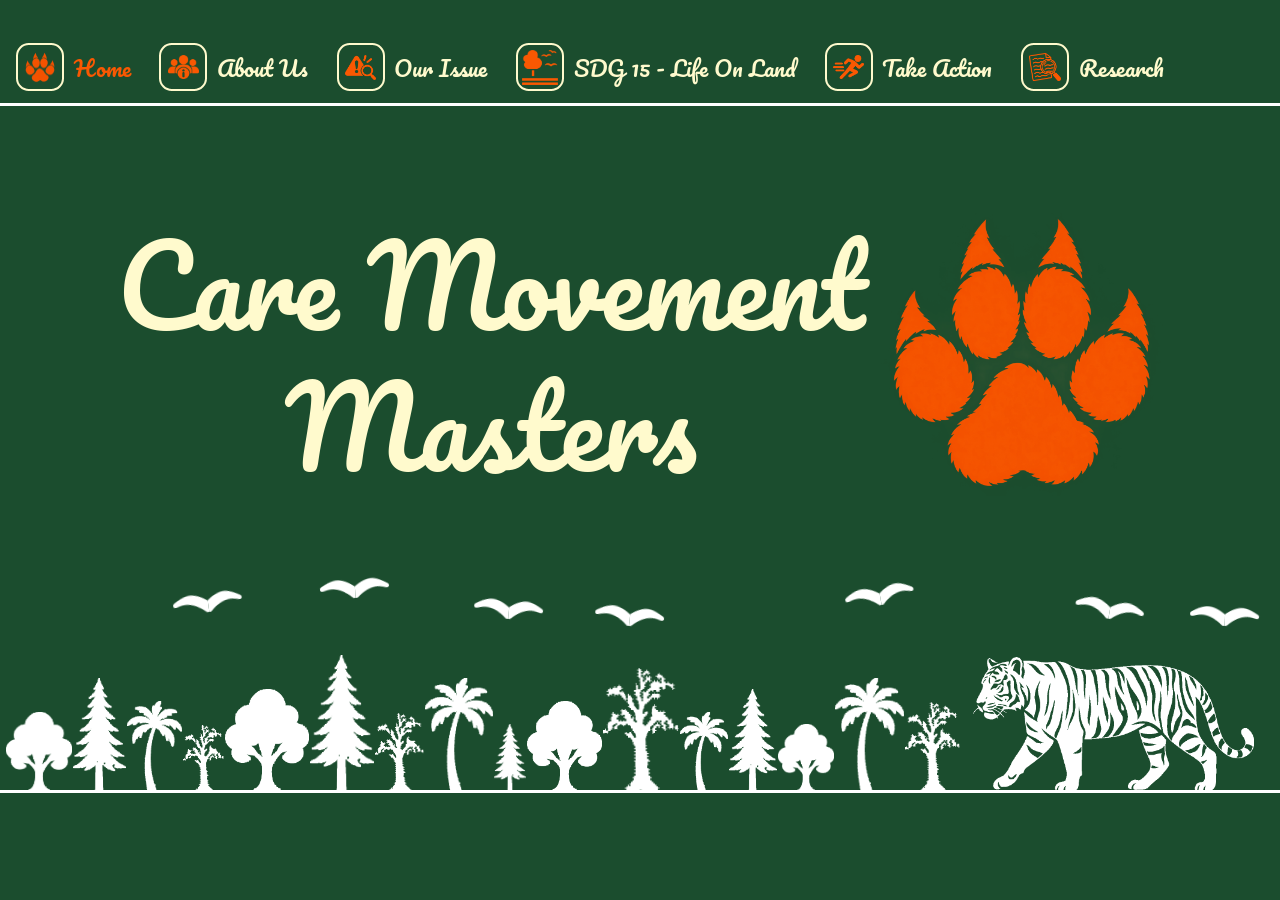
<file: home.html>
<!DOCTYPE html>
<html lang="en">
<head>
  <meta charset="UTF-8">
  <meta name="viewport" content="width=device-width, initial-scale=1.0">
  <title>Care Movement Masters</title>
  <link rel="icon" type="image/png" href="logo.png">
  <meta http-equiv="refresh" content="0; url=./">
  <link rel="canonical" href="https://cmmaster.my/">
  <script>location.replace('./' + location.search + location.hash);</script>
  <style>html, body { margin: 0; background: #1B4D2E; color: #FFFACD; } a { color: inherit; }</style>
</head>
<body>
  <a href="./">Continue to Care Movement Masters</a>
</body>
</html>
</file>
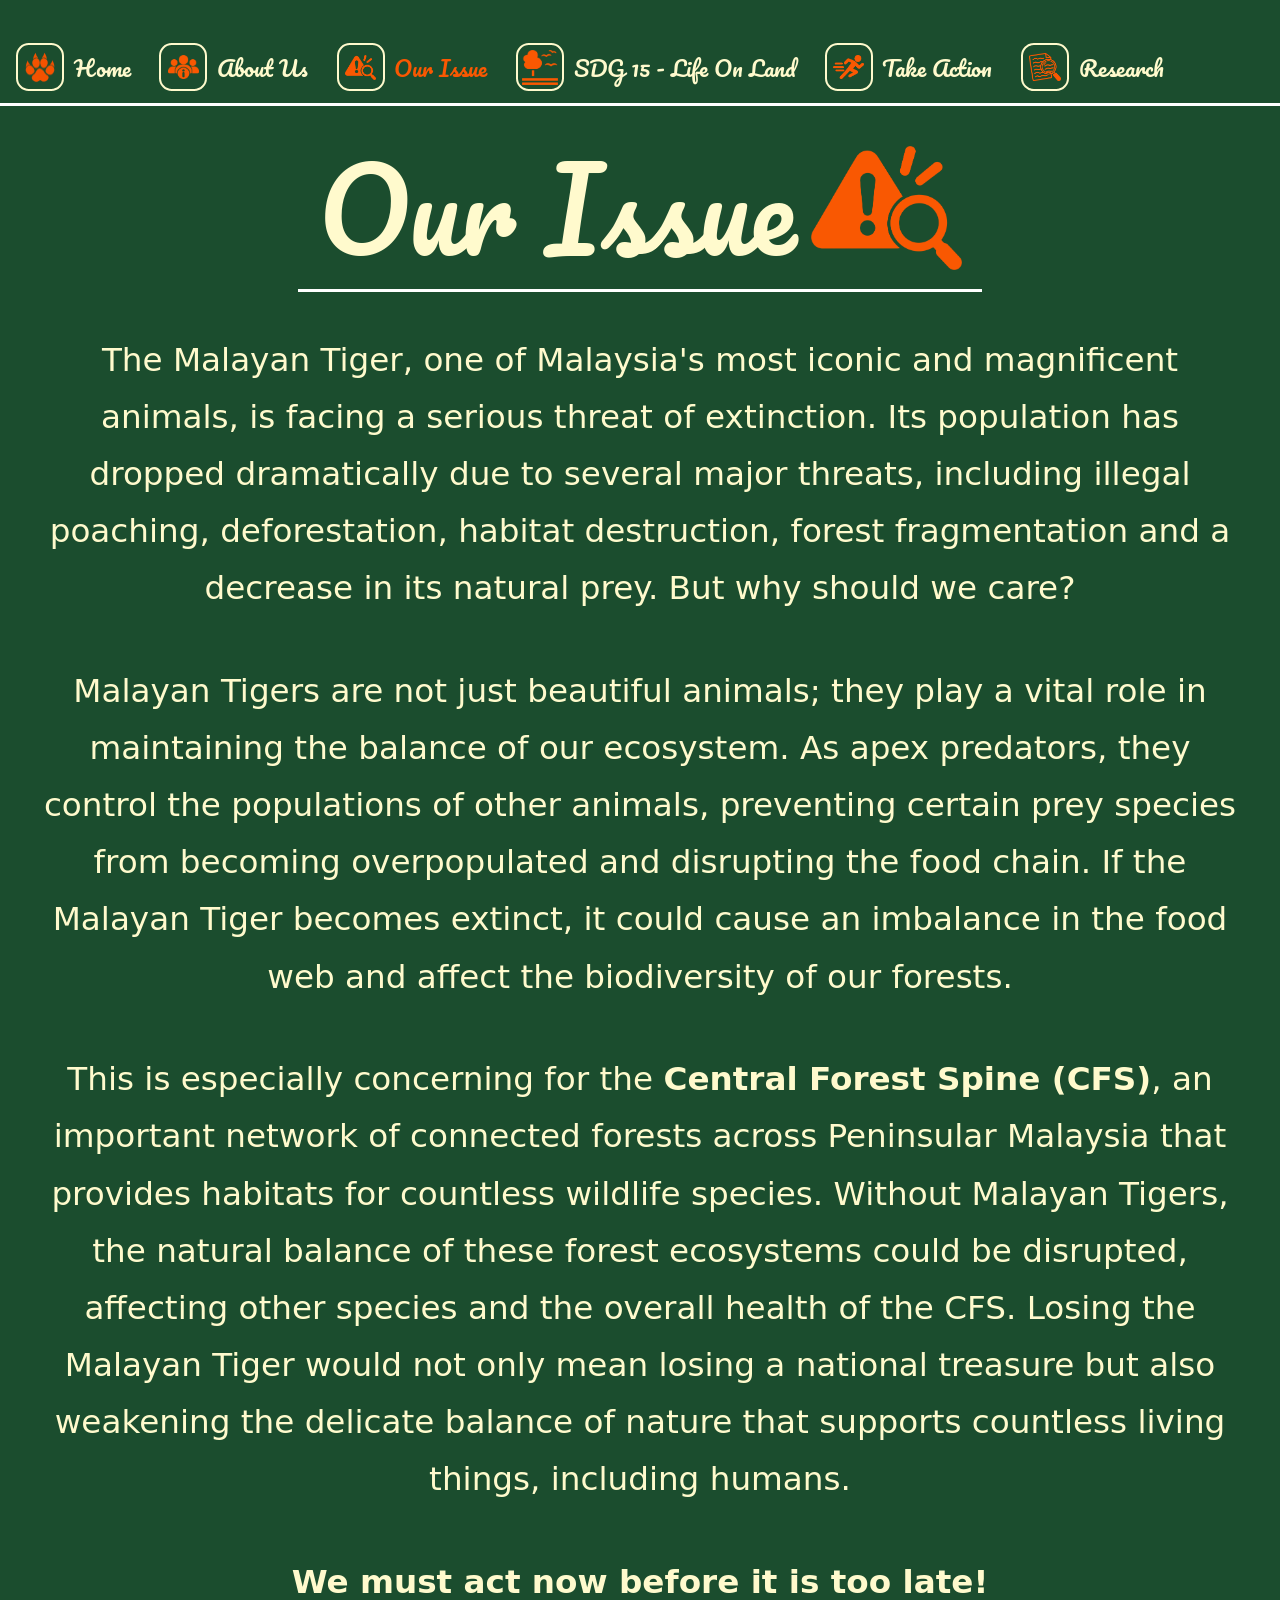
<file: issue.html>
<!DOCTYPE html>
<html lang="en">
<head>
  <meta charset="UTF-8">
  <meta name="viewport" content="width=device-width, initial-scale=1.0">
  <title>Our Issue - Care Movement Masters</title>
  <link rel="icon" type="image/png" href="logo.png">
  <link rel="preconnect" href="https://fonts.googleapis.com">
  <link rel="preconnect" href="https://fonts.gstatic.com" crossorigin>
  <link href="https://fonts.googleapis.com/css2?family=Pacifico&display=swap" rel="stylesheet">
  <link rel="stylesheet" href="cursor.css">
  <style>
    @view-transition { navigation: auto; }
    ::view-transition-old(root), ::view-transition-new(root) { animation-duration: 0.25s; }
    html, body { margin: 0; background: #1B4D2E; color: #FFFACD; }
    body { text-align: center; padding: 0 2rem; min-height: 100vh; }
    .nav { position: fixed; top: max(0.5rem, calc(var(--x) / 4 - 3rem - 7px)); left: 1rem; z-index: 2; display: flex; align-items: center; gap: 1.8rem; }
    .nav::after { content: ''; position: fixed; left: 0; right: 0; top: var(--line-y); height: 3px; background: #fff; }
    .home { display: flex; align-items: center; gap: 0.6rem; color: #FFFACD; text-decoration: none; font-family: 'Pacifico', cursive; font-size: 1.4rem; cursor: pointer; transition: transform 0.2s ease; transform-origin: left center; }
    .nav { right: 1rem; padding: 0.4rem 1.5rem 0.4rem 0.4rem; margin: -0.4rem; overflow-x: auto; scrollbar-width: none; }
    .nav::-webkit-scrollbar { display: none; }
    .home { flex-shrink: 0; white-space: nowrap; }
    .home.active .home-label { color: #F95802; }
    .home:hover, .home:focus-visible { transform: scale(1.08); }
    .home-btn { display: flex; align-items: center; justify-content: center; width: 3rem; height: 3rem; box-sizing: border-box; padding: 0.4rem; background: #1B4D2E; border: 2px solid #FFFACD; border-radius: 0.8rem; }
    .home-btn img { width: 100%; height: 100%; object-fit: contain; }
    #sdg-link .home-btn { padding: 0.25rem; }
    .home:focus-visible .home-btn { outline: 2px solid #fff; outline-offset: 3px; }
    :root { --fs: clamp(3rem, 9vw, 7rem); --x: calc(76vh - 2.6 * var(--fs)); --line-y: max(calc(var(--x) / 2 - max(0px, var(--x) / 4) + 5px), calc(3.5rem + 12px)); }
    body::before { content: ''; position: fixed; top: 0; left: 0; right: 0; height: calc(var(--line-y) + 3px); background: #1B4D2E; z-index: 1; }
    h1 { font-size: var(--fs); line-height: 1.3; font-family: 'Pacifico', cursive; font-weight: normal; margin: 0; padding-top: calc(var(--line-y) + 2rem); display: flex; align-items: center; justify-content: center; gap: 15px; white-space: nowrap; }
    .title { display: flex; align-items: center; gap: 15px; padding: 0 20px 8px; border-bottom: 3px solid #fff; }
    h1 img { height: calc(1.1 * var(--fs)); width: auto; flex: none; }
    .intro { max-width: min(96vw, 110rem); margin: 2.5rem auto 4rem; text-align: center; font-family: system-ui, 'Segoe UI', Roboto, Arial, sans-serif; font-size: calc(clamp(1rem, 1.3vw, 1.2rem) + 1rem); line-height: 1.75; }
    .intro p { margin: 0 0 1.4em; }
    .intro ol { margin: 0 0 1.4em; padding-left: 0; list-style-position: inside; }
    .intro li { margin-bottom: 0.4em; }
  </style>
</head>
<body>
  <nav class="nav">
    <a class="home" href="index.html"><span class="home-btn"><img src="logo.png" alt=""></span><span class="home-label">Home</span></a>
    <a class="home" href="about.html"><span class="home-btn"><img src="about.png" alt=""></span><span class="home-label">About Us</span></a>
    <a class="home active" aria-current="page" id="issue-link" href="issue.html"><span class="home-btn"><img src="issue.png" alt=""></span><span class="home-label">Our Issue</span></a>
    <a class="home" id="sdg-link" href="sdg.html"><span class="home-btn"><img src="sdg.png" alt=""></span><span class="home-label">SDG 15 - Life On Land</span></a>
    <a class="home" id="action-link" href="action.html"><span class="home-btn"><img src="action.png" alt=""></span><span class="home-label">Take Action</span></a>
    <a class="home" href="research.html"><span class="home-btn"><img src="research.png" alt=""></span><span class="home-label">Research</span></a>
  </nav>
  <h1><span class="title"><span>Our Issue</span><img src="issue.png" alt=""></span></h1>
  <div class="intro">
    <p>The Malayan Tiger, one of Malaysia's most iconic and magnificent animals, is facing a serious threat of extinction. Its population has dropped dramatically due to several major threats, including illegal poaching, deforestation, habitat destruction, forest fragmentation and a decrease in its natural prey. But why should we care?</p>
    <p>Malayan Tigers are not just beautiful animals; they play a vital role in maintaining the balance of our ecosystem. As apex predators, they control the populations of other animals, preventing certain prey species from becoming overpopulated and disrupting the food chain. If the Malayan Tiger becomes extinct, it could cause an imbalance in the food web and affect the biodiversity of our forests.</p>
    <p>This is especially concerning for the <strong>Central Forest Spine (CFS)</strong>, an important network of connected forests across Peninsular Malaysia that provides habitats for countless wildlife species. Without Malayan Tigers, the natural balance of these forest ecosystems could be disrupted, affecting other species and the overall health of the CFS. Losing the Malayan Tiger would not only mean losing a national treasure but also weakening the delicate balance of nature that supports countless living things, including humans.</p>
    <p><strong>We must act now before it is too late!</strong></p>
  </div>
</body>
</html>
</file>
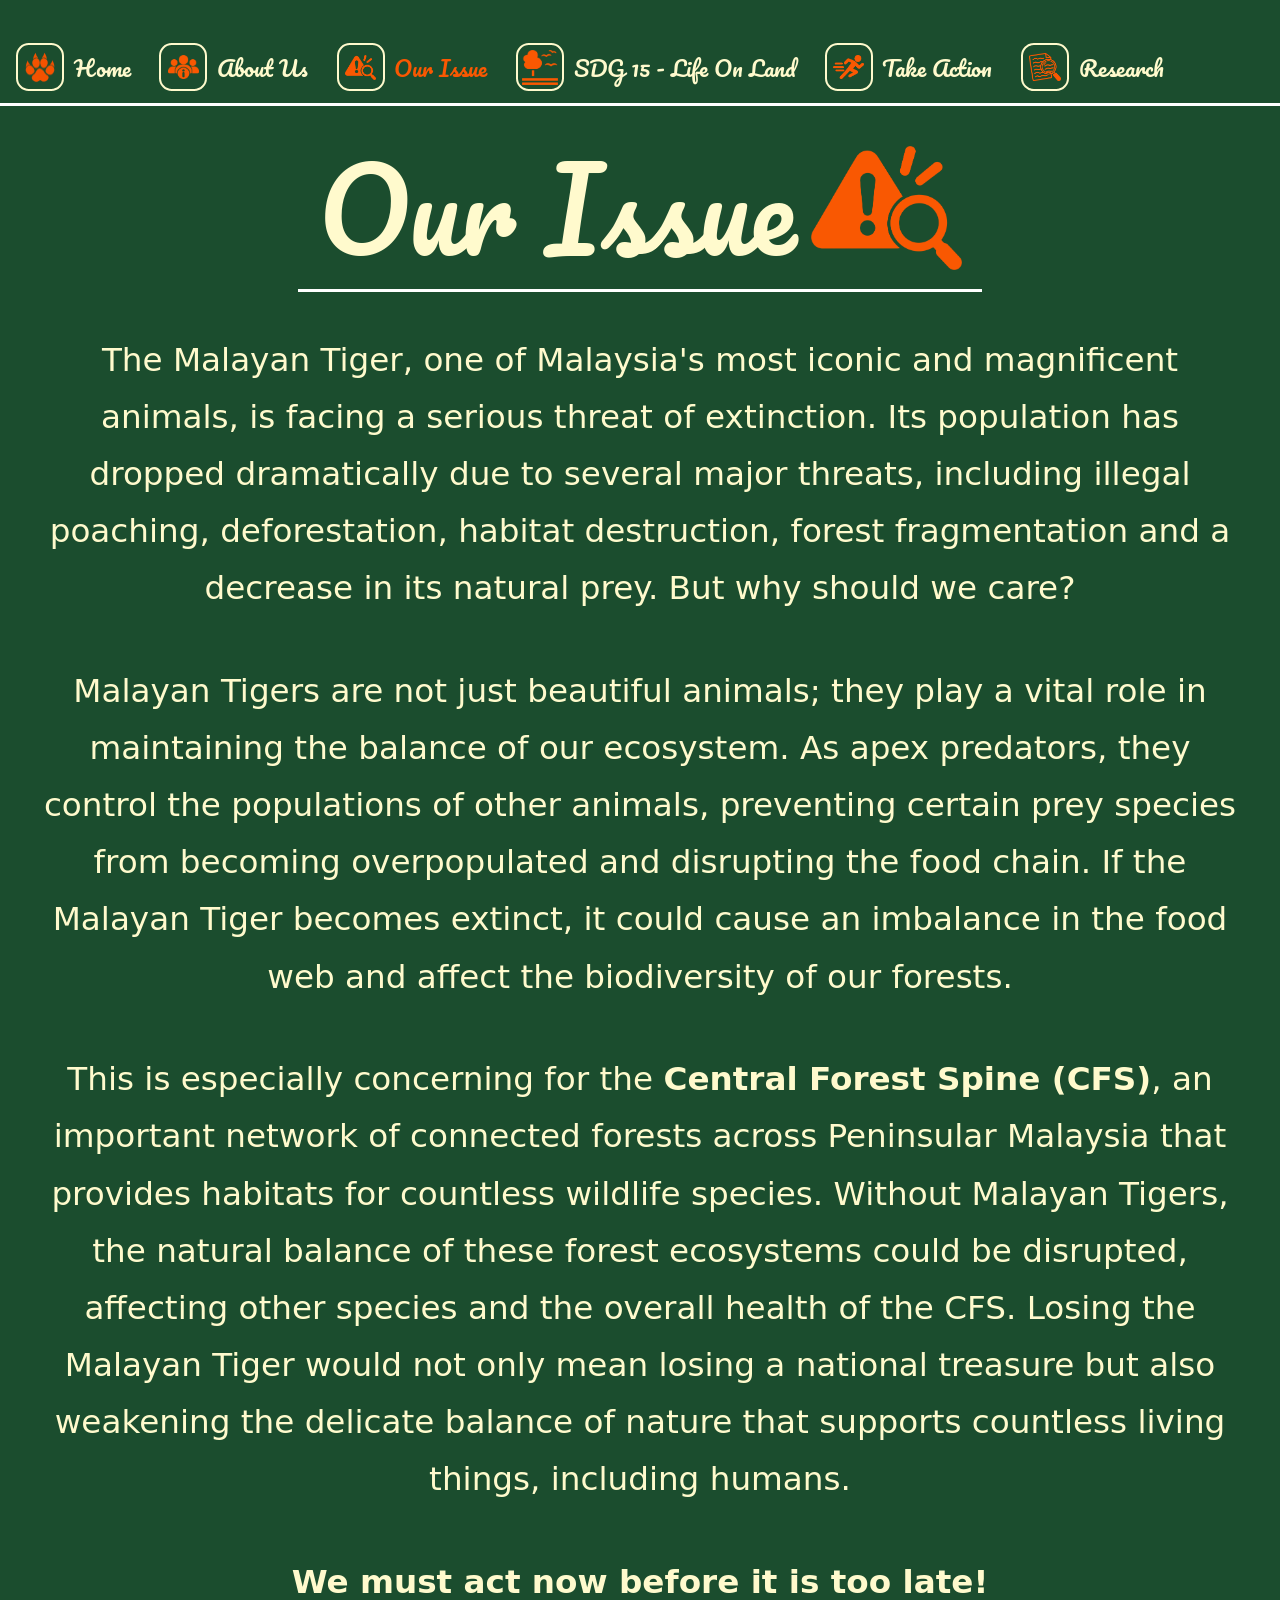
<file: our-issue.html>
<!DOCTYPE html>
<html lang="en">
<head>
  <meta charset="UTF-8">
  <meta name="viewport" content="width=device-width, initial-scale=1.0">
  <title>Our Issue - Care Movement Masters</title>
  <link rel="icon" type="image/png" href="logo.png">
  <link rel="preconnect" href="https://fonts.googleapis.com">
  <link rel="preconnect" href="https://fonts.gstatic.com" crossorigin>
  <link href="https://fonts.googleapis.com/css2?family=Pacifico&display=swap" rel="stylesheet">
  <link rel="stylesheet" href="cursor.css">
  <style>
    @view-transition { navigation: auto; }
    ::view-transition-old(root), ::view-transition-new(root) { animation-duration: 0.25s; }
    html, body { margin: 0; background: #1B4D2E; color: #FFFACD; }
    body { text-align: center; padding: 0 2rem; min-height: 100vh; }
    .nav { position: fixed; top: max(0.5rem, calc(var(--x) / 4 - 3rem - 7px)); left: 1rem; z-index: 2; display: flex; align-items: center; gap: 1.8rem; }
    .nav::after { content: ''; position: fixed; left: 0; right: 0; top: var(--line-y); height: 3px; background: #fff; }
    .home { display: flex; align-items: center; gap: 0.6rem; color: #FFFACD; text-decoration: none; font-family: 'Pacifico', cursive; font-size: 1.4rem; cursor: pointer; transition: transform 0.2s ease; transform-origin: left center; }
    .nav { right: 1rem; padding: 0.4rem 1.5rem 0.4rem 0.4rem; margin: -0.4rem; overflow-x: auto; scrollbar-width: none; }
    .nav::-webkit-scrollbar { display: none; }
    .home { flex-shrink: 0; white-space: nowrap; }
    .home.active .home-label { color: #F95802; }
    .home:hover, .home:focus-visible { transform: scale(1.08); }
    .home-btn { display: flex; align-items: center; justify-content: center; width: 3rem; height: 3rem; box-sizing: border-box; padding: 0.4rem; background: #1B4D2E; border: 2px solid #FFFACD; border-radius: 0.8rem; }
    .home-btn img { width: 100%; height: 100%; object-fit: contain; }
    #sdg-link .home-btn { padding: 0.25rem; }
    .home:focus-visible .home-btn { outline: 2px solid #fff; outline-offset: 3px; }
    :root { --fs: clamp(3rem, 9vw, 7rem); --x: calc(76vh - 2.6 * var(--fs)); --line-y: max(calc(var(--x) / 2 - max(0px, var(--x) / 4) + 5px), calc(3.5rem + 12px)); }
    body::before { content: ''; position: fixed; top: 0; left: 0; right: 0; height: calc(var(--line-y) + 3px); background: #1B4D2E; z-index: 1; }
    h1 { font-size: var(--fs); line-height: 1.3; font-family: 'Pacifico', cursive; font-weight: normal; margin: 0; padding-top: calc(var(--line-y) + 2rem); display: flex; align-items: center; justify-content: center; gap: 15px; white-space: nowrap; }
    .title { display: flex; align-items: center; gap: 15px; padding: 0 20px 8px; border-bottom: 3px solid #fff; }
    h1 img { height: calc(1.1 * var(--fs)); width: auto; flex: none; }
    .intro { max-width: min(96vw, 110rem); margin: 2.5rem auto 4rem; text-align: center; font-family: system-ui, 'Segoe UI', Roboto, Arial, sans-serif; font-size: calc(clamp(1rem, 1.3vw, 1.2rem) + 1rem); line-height: 1.75; }
    .intro p { margin: 0 0 1.4em; }
    .intro ol { margin: 0 0 1.4em; padding-left: 0; list-style-position: inside; }
    .intro li { margin-bottom: 0.4em; }
    @media (max-width: 900px) {
      body { position: relative; display: grid; grid-template-columns: auto minmax(calc(100% - 4.7rem), 1fr); column-gap: 1.2rem; align-content: start; padding: 0 1rem 0 0.5rem; }
      body::after { content: ''; position: absolute; top: 0; bottom: 0; left: calc(0.5rem + var(--rail-w, 3.5rem) + 0.4rem); width: 3px; background: #fff; pointer-events: none; }
      body::before { display: none; }
      body > :not(.nav) { grid-column: 2; }
      .nav { position: sticky; top: 0.5rem; left: auto; right: auto; margin: 0; grid-column: 1; grid-row: 1 / span 12; align-self: start; }
      .nav { padding: 0.5rem 0.25rem; box-sizing: border-box; flex-direction: column; align-items: flex-start; gap: 0.7rem; width: max-content; max-height: calc(100vh - 1rem); max-height: calc(100dvh - 1rem); overflow-x: hidden; overflow-y: auto; overscroll-behavior: contain; scrollbar-width: none; background: transparent; z-index: 3; }
      .nav { height: calc(100vh - 1rem); height: calc(100dvh - 1rem); }
      .nav:hover { scrollbar-width: thin; scrollbar-color: #FFFACD #1B4D2E; }
      .nav::-webkit-scrollbar { width: 0; }
      .nav:hover::-webkit-scrollbar { width: 6px; }
      .nav::-webkit-scrollbar-thumb { background: #FFFACD; border-radius: 3px; }
      .nav::after { display: none; }
      .home { gap: 0; }
      .home-label { max-width: 0; margin-left: 0; opacity: 0; overflow: hidden; white-space: nowrap; transition: max-width 0.3s ease, margin-left 0.3s ease, opacity 0.2s ease; }
      .nav.open .home-label, .nav:has(a:focus-visible) .home-label { max-width: 20rem; margin-left: 0.6rem; padding-right: 0.3rem; opacity: 1; }
      .title { gap: 10px; padding-left: 10px; padding-right: 10px; }
      h1 { --hf: min(var(--fs), 8vw); font-size: var(--hf); padding-top: 1.5rem; }
      h1 img { height: calc(1.1 * var(--hf)); }
    }
  </style>
</head>
<body>
  <nav class="nav">
    <a class="home" href="./"><span class="home-btn"><img src="logo.png" alt=""></span><span class="home-label">Home</span></a>
    <a class="home" href="about-us"><span class="home-btn"><img src="about.png" alt=""></span><span class="home-label">About Us</span></a>
    <a class="home active" aria-current="page" id="issue-link" href="our-issue"><span class="home-btn"><img src="issue.png" alt=""></span><span class="home-label">Our Issue</span></a>
    <a class="home" id="sdg-link" href="sdg-15"><span class="home-btn"><img src="sdg.png" alt=""></span><span class="home-label">SDG 15 - Life On Land</span></a>
    <a class="home" id="action-link" href="take-action"><span class="home-btn"><img src="action.png" alt=""></span><span class="home-label">Take Action</span></a>
    <a class="home" href="research"><span class="home-btn"><img src="research.png" alt=""></span><span class="home-label">Research</span></a>
  </nav>
  <h1><span class="title"><span>Our Issue</span><img src="issue.png" alt=""></span></h1>
  <div class="intro">
    <p>The Malayan Tiger, one of Malaysia's most iconic and magnificent animals, is facing a serious threat of extinction. Its population has dropped dramatically due to several major threats, including illegal poaching, deforestation, habitat destruction, forest fragmentation and a decrease in its natural prey. But why should we care?</p>
    <p>Malayan Tigers are not just beautiful animals; they play a vital role in maintaining the balance of our ecosystem. As apex predators, they control the populations of other animals, preventing certain prey species from becoming overpopulated and disrupting the food chain. If the Malayan Tiger becomes extinct, it could cause an imbalance in the food web and affect the biodiversity of our forests.</p>
    <p>This is especially concerning for the <strong>Central Forest Spine (CFS)</strong>, an important network of connected forests across Peninsular Malaysia that provides habitats for countless wildlife species. Without Malayan Tigers, the natural balance of these forest ecosystems could be disrupted, affecting other species and the overall health of the CFS. Losing the Malayan Tiger would not only mean losing a national treasure but also weakening the delicate balance of nature that supports countless living things, including humans.</p>
    <p><strong>We must act now before it is too late!</strong></p>
  </div>
  <script src="nav-menu.js"></script>
</body>
</html>
</file>
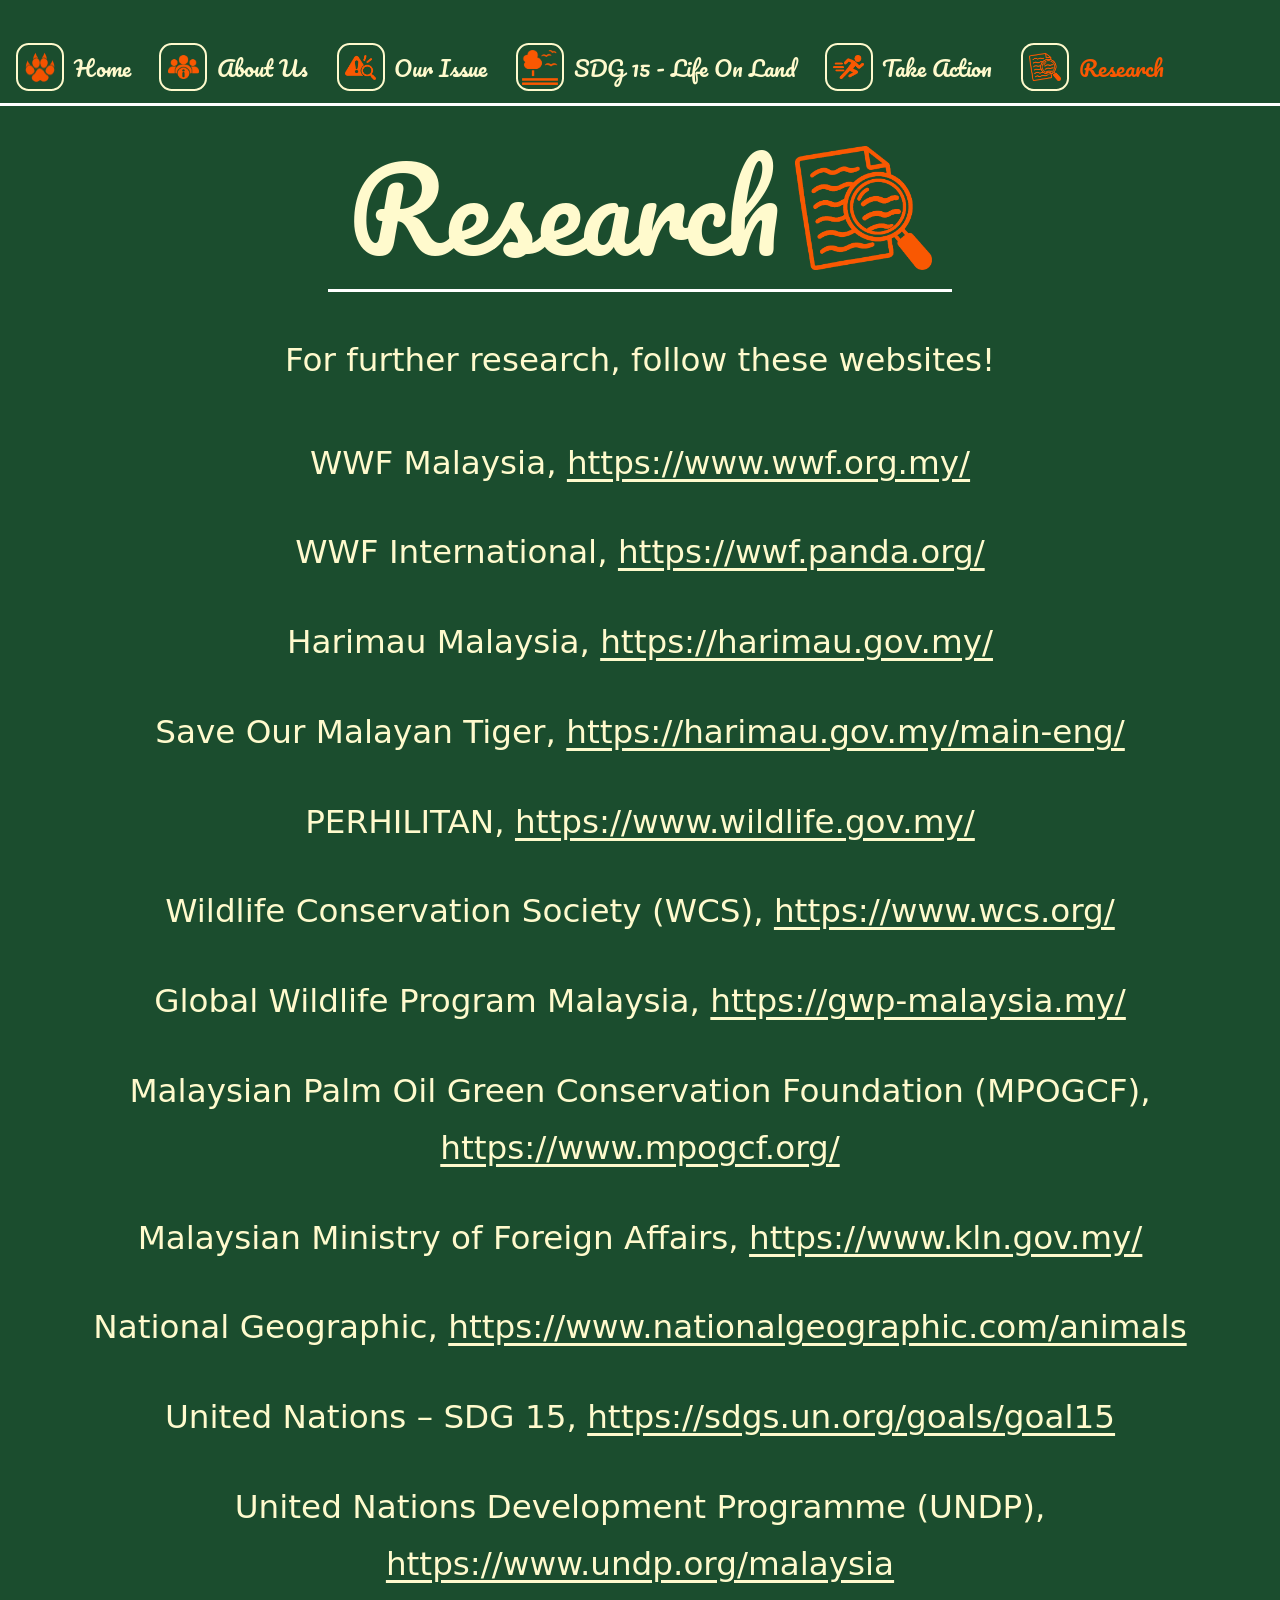
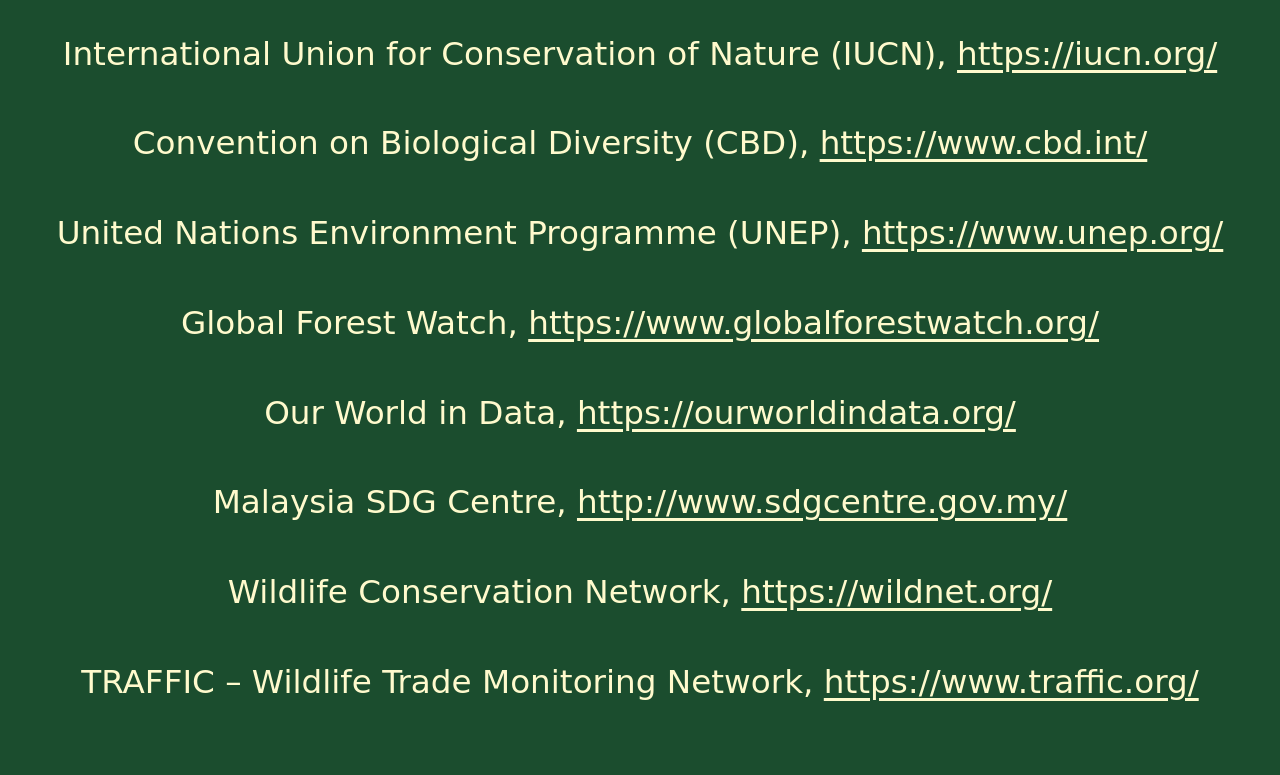
<file: research.html>
<!DOCTYPE html>
<html lang="en">
<head>
  <meta charset="UTF-8">
  <meta name="viewport" content="width=device-width, initial-scale=1.0">
  <title>Research - Care Movement Masters</title>
  <link rel="icon" type="image/png" href="logo.png">
  <link rel="preconnect" href="https://fonts.googleapis.com">
  <link rel="preconnect" href="https://fonts.gstatic.com" crossorigin>
  <link href="https://fonts.googleapis.com/css2?family=Pacifico&display=swap" rel="stylesheet">
  <link rel="stylesheet" href="cursor.css">
  <style>
    @view-transition { navigation: auto; }
    ::view-transition-old(root), ::view-transition-new(root) { animation-duration: 0.25s; }
    html, body { margin: 0; background: #1B4D2E; color: #FFFACD; }
    body { text-align: center; padding: 0 2rem; min-height: 100vh; }
    .nav { position: fixed; top: max(0.5rem, calc(var(--x) / 4 - 3rem - 7px)); left: 1rem; z-index: 2; display: flex; align-items: center; gap: 1.8rem; }
    .nav::after { content: ''; position: fixed; left: 0; right: 0; top: var(--line-y); height: 3px; background: #fff; }
    .home { display: flex; align-items: center; gap: 0.6rem; color: #FFFACD; text-decoration: none; font-family: 'Pacifico', cursive; font-size: 1.4rem; cursor: pointer; transition: transform 0.2s ease; transform-origin: left center; }
    .nav { right: 1rem; padding: 0.4rem 1.5rem 0.4rem 0.4rem; margin: -0.4rem; overflow-x: auto; scrollbar-width: none; }
    .nav::-webkit-scrollbar { display: none; }
    .home { flex-shrink: 0; white-space: nowrap; }
    .home.active .home-label { color: #F95802; }
    .home:hover, .home:focus-visible { transform: scale(1.08); }
    .home-btn { display: flex; align-items: center; justify-content: center; width: 3rem; height: 3rem; box-sizing: border-box; padding: 0.4rem; background: #1B4D2E; border: 2px solid #FFFACD; border-radius: 0.8rem; }
    .home-btn img { width: 100%; height: 100%; object-fit: contain; }
    #sdg-link .home-btn { padding: 0.25rem; }
    .home:focus-visible .home-btn { outline: 2px solid #fff; outline-offset: 3px; }
    :root { --fs: clamp(3rem, 9vw, 7rem); --x: calc(76vh - 2.6 * var(--fs)); --line-y: max(calc(var(--x) / 2 - max(0px, var(--x) / 4) + 5px), calc(3.5rem + 12px)); }
    body::before { content: ''; position: fixed; top: 0; left: 0; right: 0; height: calc(var(--line-y) + 3px); background: #1B4D2E; z-index: 1; }
    h1 { font-size: var(--fs); line-height: 1.3; font-family: 'Pacifico', cursive; font-weight: normal; margin: 0; padding-top: calc(var(--line-y) + 2rem); display: flex; align-items: center; justify-content: center; gap: 15px; white-space: nowrap; }
    .title { display: flex; align-items: center; gap: 15px; padding: 0 20px 8px; border-bottom: 3px solid #fff; }
    h1 img { height: calc(1.1 * var(--fs)); width: auto; flex: none; }
    .intro { max-width: min(96vw, 110rem); margin: 2.5rem auto 4rem; text-align: center; font-family: system-ui, 'Segoe UI', Roboto, Arial, sans-serif; font-size: calc(clamp(1rem, 1.3vw, 1.2rem) + 1rem); line-height: 1.75; }
    .intro p { margin: 0 0 1.4em; }
    .sources { list-style: none; padding: 0; margin: 0; }
    .sources li { margin-bottom: 1em; }
    .sources a { color: inherit; text-underline-offset: 0.15em; overflow-wrap: anywhere; }
    .sources a:hover { color: #F95802; }
    .sources a:focus-visible { outline: 2px solid #fff; outline-offset: 4px; }
    @media (max-width: 480px) {
      body { padding: 0 1rem; }
      .title { gap: 10px; padding-inline: 10px; }
      h1 { font-size: clamp(2rem, 9vw, 3rem); }
      h1 img { height: 1.1em; }
    }
    @media (prefers-reduced-motion: reduce) {
      .home { transition: none; }
      ::view-transition-old(root), ::view-transition-new(root) { animation: none; }
    }
    @media (max-width: 900px) {
      body { position: relative; display: grid; grid-template-columns: auto minmax(calc(100% - 4.7rem), 1fr); column-gap: 1.2rem; align-content: start; padding: 0 1rem 0 0.5rem; }
      body::after { content: ''; position: absolute; top: 0; bottom: 0; left: calc(0.5rem + var(--rail-w, 3.5rem) + 0.4rem); width: 3px; background: #fff; pointer-events: none; }
      body::before { display: none; }
      body > :not(.nav) { grid-column: 2; }
      .nav { position: sticky; top: 0.5rem; left: auto; right: auto; margin: 0; grid-column: 1; grid-row: 1 / span 12; align-self: start; }
      .nav { padding: 0.5rem 0.25rem; box-sizing: border-box; flex-direction: column; align-items: flex-start; gap: 0.7rem; width: max-content; max-height: calc(100vh - 1rem); max-height: calc(100dvh - 1rem); overflow-x: hidden; overflow-y: auto; overscroll-behavior: contain; scrollbar-width: none; background: transparent; z-index: 3; }
      .nav { height: calc(100vh - 1rem); height: calc(100dvh - 1rem); }
      .nav:hover { scrollbar-width: thin; scrollbar-color: #FFFACD #1B4D2E; }
      .nav::-webkit-scrollbar { width: 0; }
      .nav:hover::-webkit-scrollbar { width: 6px; }
      .nav::-webkit-scrollbar-thumb { background: #FFFACD; border-radius: 3px; }
      .nav::after { display: none; }
      .home { gap: 0; }
      .home-label { max-width: 0; margin-left: 0; opacity: 0; overflow: hidden; white-space: nowrap; transition: max-width 0.3s ease, margin-left 0.3s ease, opacity 0.2s ease; }
      .nav.open .home-label, .nav:has(a:focus-visible) .home-label { max-width: 20rem; margin-left: 0.6rem; padding-right: 0.3rem; opacity: 1; }
      .title { gap: 10px; padding-left: 10px; padding-right: 10px; }
      h1 { --hf: min(var(--fs), 8vw); font-size: var(--hf); padding-top: 1.5rem; }
      h1 img { height: calc(1.1 * var(--hf)); }
    }
  </style>
</head>
<body>
  <nav class="nav">
    <a class="home" href="./"><span class="home-btn"><img src="logo.png" alt=""></span><span class="home-label">Home</span></a>
    <a class="home" href="about-us"><span class="home-btn"><img src="about.png" alt=""></span><span class="home-label">About Us</span></a>
    <a class="home" id="issue-link" href="our-issue"><span class="home-btn"><img src="issue.png" alt=""></span><span class="home-label">Our Issue</span></a>
    <a class="home" id="sdg-link" href="sdg-15"><span class="home-btn"><img src="sdg.png" alt=""></span><span class="home-label">SDG 15 - Life On Land</span></a>
    <a class="home" id="action-link" href="take-action"><span class="home-btn"><img src="action.png" alt=""></span><span class="home-label">Take Action</span></a>
    <a class="home active" aria-current="page" href="research"><span class="home-btn"><img src="research.png" alt=""></span><span class="home-label">Research</span></a>
  </nav>
  <h1><span class="title"><span>Research</span><img src="research.png" alt=""></span></h1>
  <main class="intro">
    <p>For further research, follow these websites!</p>
    <ul class="sources">
      <li>WWF Malaysia, <a href="https://www.wwf.org.my/" target="_blank" rel="noopener noreferrer">https://www.wwf.org.my/</a></li>
      <li>WWF International, <a href="https://wwf.panda.org/" target="_blank" rel="noopener noreferrer">https://wwf.panda.org/</a></li>
      <li>Harimau Malaysia, <a href="https://harimau.gov.my/" target="_blank" rel="noopener noreferrer">https://harimau.gov.my/</a></li>
      <li>Save Our Malayan Tiger, <a href="https://harimau.gov.my/main-eng/" target="_blank" rel="noopener noreferrer">https://harimau.gov.my/main-eng/</a></li>
      <li>PERHILITAN, <a href="https://www.wildlife.gov.my/" target="_blank" rel="noopener noreferrer">https://www.wildlife.gov.my/</a></li>
      <li>Wildlife Conservation Society (WCS), <a href="https://www.wcs.org/" target="_blank" rel="noopener noreferrer">https://www.wcs.org/</a></li>
      <li>Global Wildlife Program Malaysia, <a href="https://gwp-malaysia.my/" target="_blank" rel="noopener noreferrer">https://gwp-malaysia.my/</a></li>
      <li>Malaysian Palm Oil Green Conservation Foundation (MPOGCF), <a href="https://www.mpogcf.org/" target="_blank" rel="noopener noreferrer">https://www.mpogcf.org/</a></li>
      <li>Malaysian Ministry of Foreign Affairs, <a href="https://www.kln.gov.my/" target="_blank" rel="noopener noreferrer">https://www.kln.gov.my/</a></li>
      <li>National Geographic, <a href="https://www.nationalgeographic.com/animals" target="_blank" rel="noopener noreferrer">https://www.nationalgeographic.com/animals</a></li>
      <li>United Nations – SDG 15, <a href="https://sdgs.un.org/goals/goal15" target="_blank" rel="noopener noreferrer">https://sdgs.un.org/goals/goal15</a></li>
      <li>United Nations Development Programme (UNDP), <a href="https://www.undp.org/malaysia" target="_blank" rel="noopener noreferrer">https://www.undp.org/malaysia</a></li>
      <li>International Union for Conservation of Nature (IUCN), <a href="https://iucn.org/" target="_blank" rel="noopener noreferrer">https://iucn.org/</a></li>
      <li>Convention on Biological Diversity (CBD), <a href="https://www.cbd.int/" target="_blank" rel="noopener noreferrer">https://www.cbd.int/</a></li>
      <li>United Nations Environment Programme (UNEP), <a href="https://www.unep.org/" target="_blank" rel="noopener noreferrer">https://www.unep.org/</a></li>
      <li>Global Forest Watch, <a href="https://www.globalforestwatch.org/" target="_blank" rel="noopener noreferrer">https://www.globalforestwatch.org/</a></li>
      <li>Our World in Data, <a href="https://ourworldindata.org/" target="_blank" rel="noopener noreferrer">https://ourworldindata.org/</a></li>
      <li>Malaysia SDG Centre, <a href="http://www.sdgcentre.gov.my/" target="_blank" rel="noopener noreferrer">http://www.sdgcentre.gov.my/</a></li>
      <li>Wildlife Conservation Network, <a href="https://wildnet.org/" target="_blank" rel="noopener noreferrer">https://wildnet.org/</a></li>
      <li>TRAFFIC – Wildlife Trade Monitoring Network, <a href="https://www.traffic.org/" target="_blank" rel="noopener noreferrer">https://www.traffic.org/</a></li>
    </ul>
  </main>
  <script src="nav-menu.js"></script>
</body>
</html>
</file>
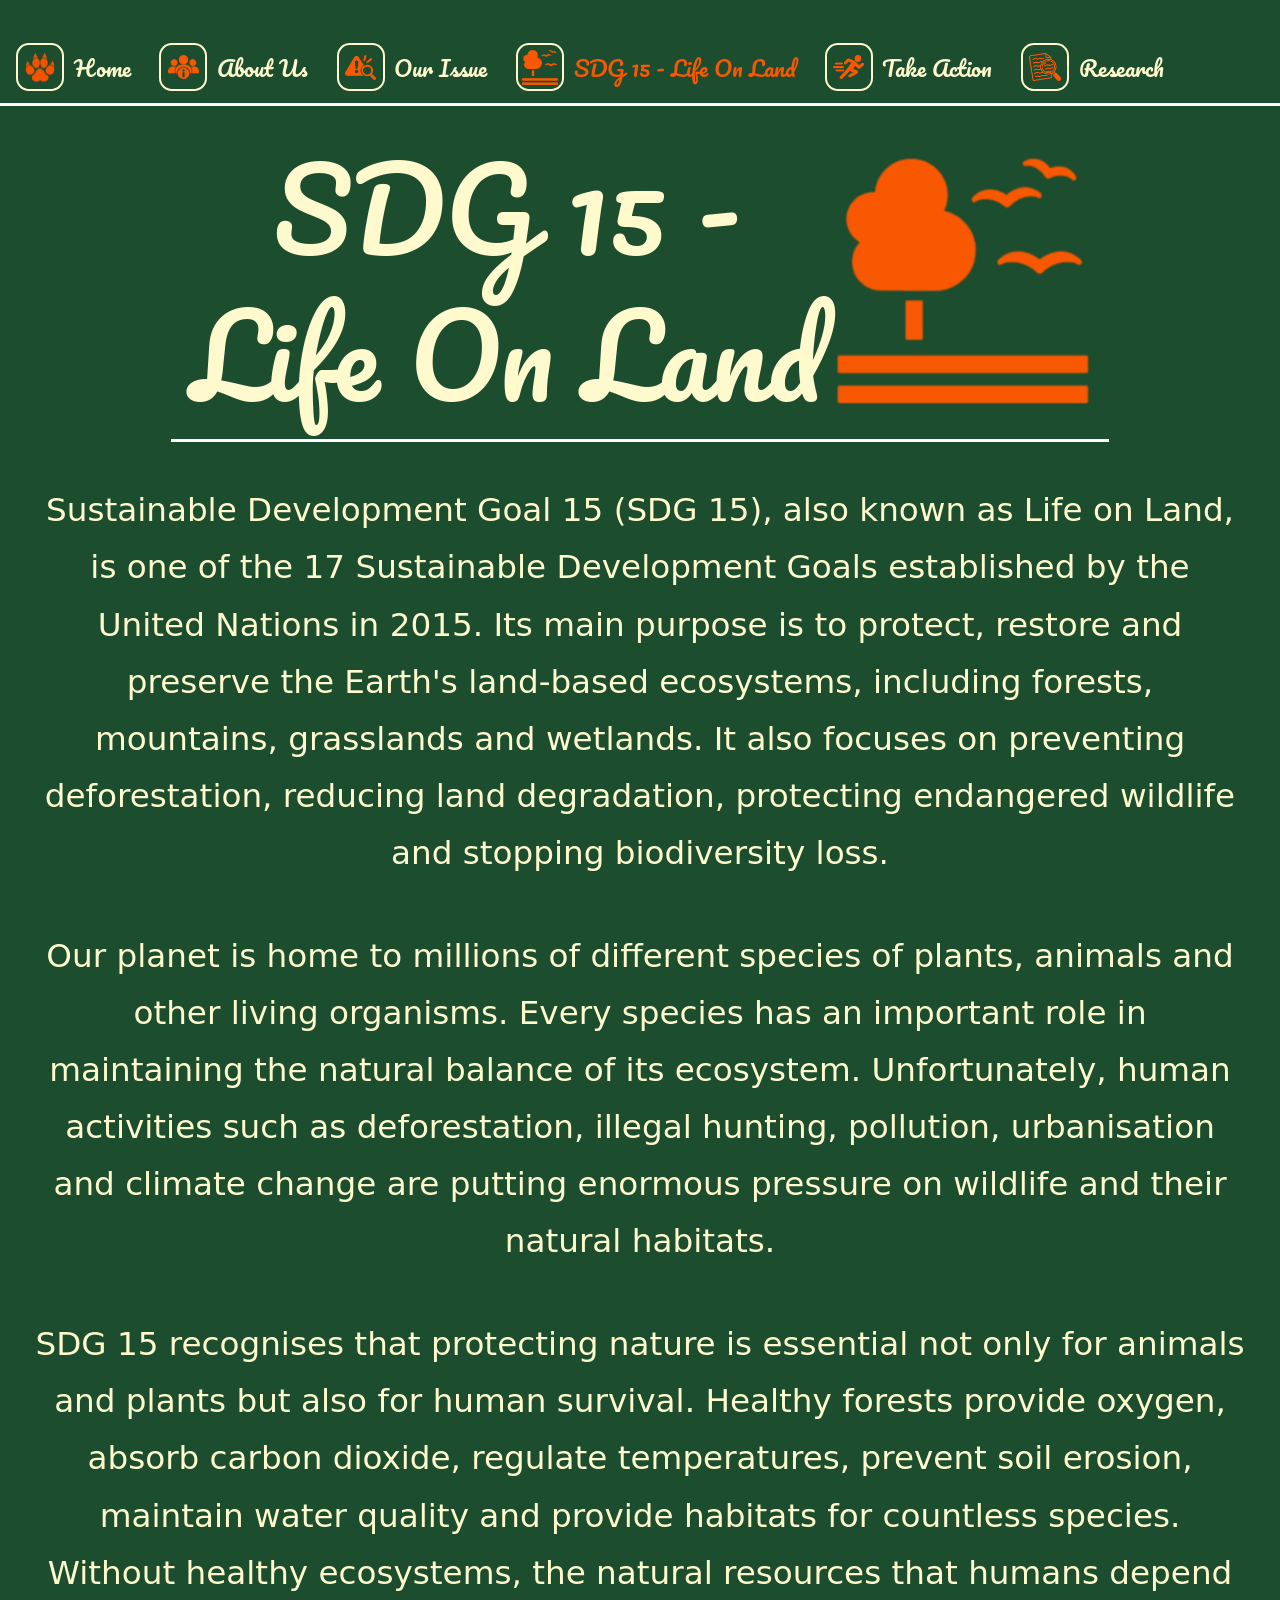
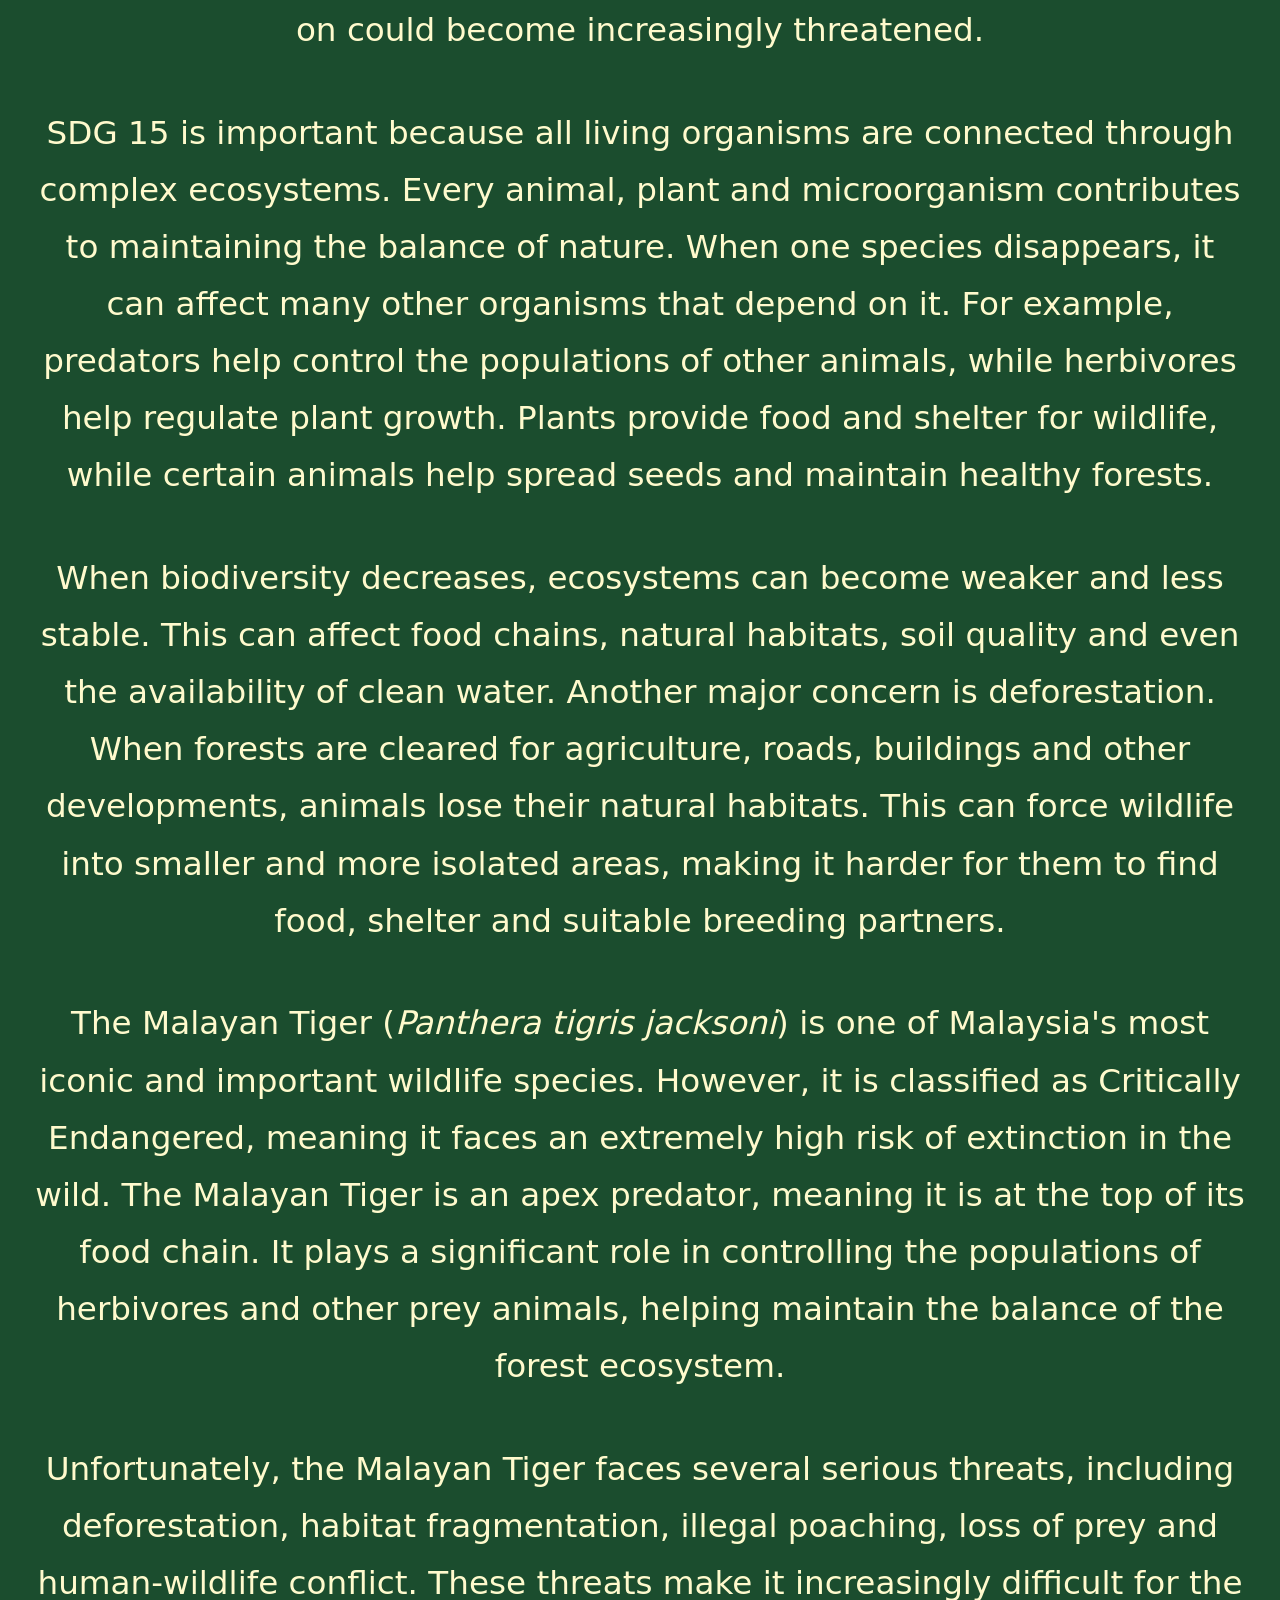
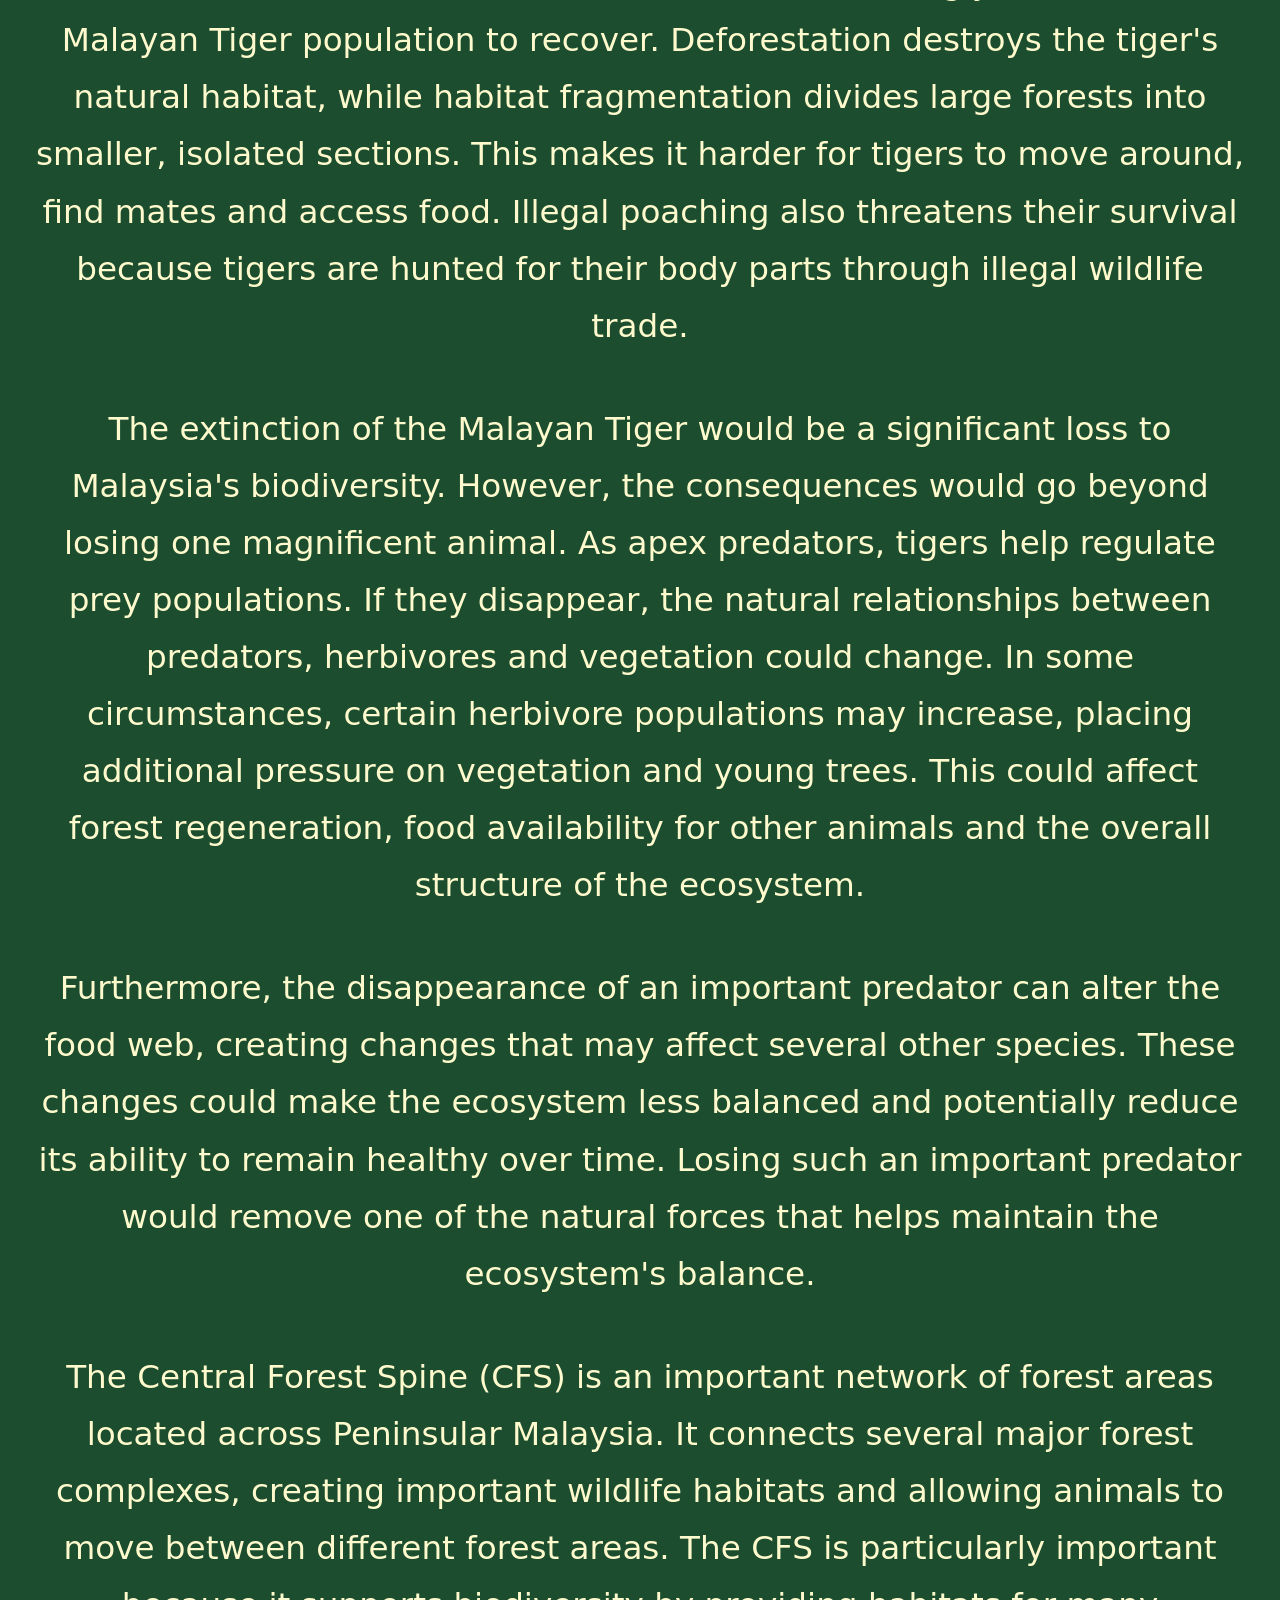
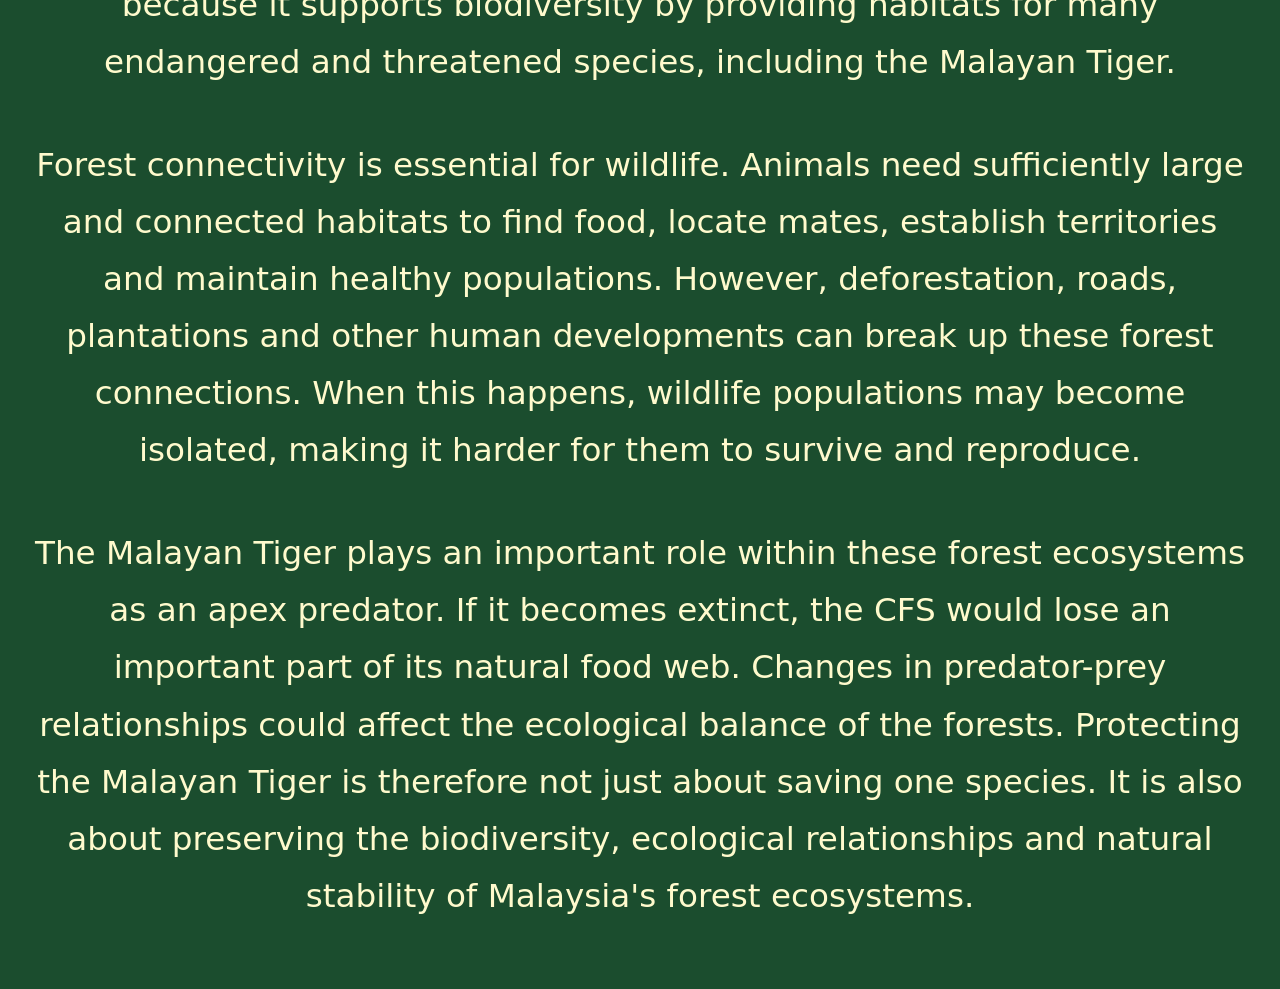
<file: sdg-15.html>
<!DOCTYPE html>
<html lang="en">
<head>
  <meta charset="UTF-8">
  <meta name="viewport" content="width=device-width, initial-scale=1.0">
  <title>SDG 15 - Life On Land - Care Movement Masters</title>
  <link rel="icon" type="image/png" href="logo.png">
  <link rel="preconnect" href="https://fonts.googleapis.com">
  <link rel="preconnect" href="https://fonts.gstatic.com" crossorigin>
  <link href="https://fonts.googleapis.com/css2?family=Pacifico&display=swap" rel="stylesheet">
  <link rel="stylesheet" href="cursor.css">
  <style>
    @view-transition { navigation: auto; }
    ::view-transition-old(root), ::view-transition-new(root) { animation-duration: 0.25s; }
    html, body { margin: 0; background: #1B4D2E; color: #FFFACD; }
    body { text-align: center; padding: 0 2rem; min-height: 100vh; }
    .nav { position: fixed; top: max(0.5rem, calc(var(--x) / 4 - 3rem - 7px)); left: 1rem; z-index: 2; display: flex; align-items: center; gap: 1.8rem; }
    .nav::after { content: ''; position: fixed; left: 0; right: 0; top: var(--line-y); height: 3px; background: #fff; }
    .home { display: flex; align-items: center; gap: 0.6rem; color: #FFFACD; text-decoration: none; font-family: 'Pacifico', cursive; font-size: 1.4rem; cursor: pointer; transition: transform 0.2s ease; transform-origin: left center; }
    .nav { right: 1rem; padding: 0.4rem 1.5rem 0.4rem 0.4rem; margin: -0.4rem; overflow-x: auto; scrollbar-width: none; }
    .nav::-webkit-scrollbar { display: none; }
    .home { flex-shrink: 0; white-space: nowrap; }
    .home.active .home-label { color: #F95802; }
    .home:hover, .home:focus-visible { transform: scale(1.08); }
    .home-btn { display: flex; align-items: center; justify-content: center; width: 3rem; height: 3rem; box-sizing: border-box; padding: 0.4rem; background: #1B4D2E; border: 2px solid #FFFACD; border-radius: 0.8rem; }
    .home-btn img { width: 100%; height: 100%; object-fit: contain; }
    #sdg-link .home-btn { padding: 0.25rem; }
    .home:focus-visible .home-btn { outline: 2px solid #fff; outline-offset: 3px; }
    :root { --fs: clamp(3rem, 9vw, 7rem); --x: calc(76vh - 2.6 * var(--fs)); --line-y: max(calc(var(--x) / 2 - max(0px, var(--x) / 4) + 5px), calc(3.5rem + 12px)); }
    body::before { content: ''; position: fixed; top: 0; left: 0; right: 0; height: calc(var(--line-y) + 3px); background: #1B4D2E; z-index: 1; }
    h1 { font-size: var(--fs); line-height: 1.3; font-family: 'Pacifico', cursive; font-weight: normal; margin: 0; padding-top: calc(var(--line-y) + 2rem); display: flex; align-items: center; justify-content: center; gap: 15px; white-space: nowrap; }
    .title { display: flex; align-items: center; gap: 15px; padding: 0 20px 13px; border-bottom: 3px solid #fff; }
    h1 img { height: calc(2.2 * var(--fs)); width: auto; flex: none; }
    .intro { max-width: min(96vw, 110rem); margin: 2.5rem auto 4rem; text-align: center; font-family: system-ui, 'Segoe UI', Roboto, Arial, sans-serif; font-size: calc(clamp(1rem, 1.3vw, 1.2rem) + 1rem); line-height: 1.75; }
    .intro p { margin: 0 0 1.4em; }
    .intro ol { margin: 0 0 1.4em; padding-left: 0; list-style-position: inside; }
    .intro li { margin-bottom: 0.4em; }
    @media (max-width: 900px) {
      body { position: relative; display: grid; grid-template-columns: auto minmax(calc(100% - 4.7rem), 1fr); column-gap: 1.2rem; align-content: start; padding: 0 1rem 0 0.5rem; }
      body::after { content: ''; position: absolute; top: 0; bottom: 0; left: calc(0.5rem + var(--rail-w, 3.5rem) + 0.4rem); width: 3px; background: #fff; pointer-events: none; }
      body::before { display: none; }
      body > :not(.nav) { grid-column: 2; }
      .nav { position: sticky; top: 0.5rem; left: auto; right: auto; margin: 0; grid-column: 1; grid-row: 1 / span 12; align-self: start; }
      .nav { padding: 0.5rem 0.25rem; box-sizing: border-box; flex-direction: column; align-items: flex-start; gap: 0.7rem; width: max-content; max-height: calc(100vh - 1rem); max-height: calc(100dvh - 1rem); overflow-x: hidden; overflow-y: auto; overscroll-behavior: contain; scrollbar-width: none; background: transparent; z-index: 3; }
      .nav { height: calc(100vh - 1rem); height: calc(100dvh - 1rem); }
      .nav:hover { scrollbar-width: thin; scrollbar-color: #FFFACD #1B4D2E; }
      .nav::-webkit-scrollbar { width: 0; }
      .nav:hover::-webkit-scrollbar { width: 6px; }
      .nav::-webkit-scrollbar-thumb { background: #FFFACD; border-radius: 3px; }
      .nav::after { display: none; }
      .home { gap: 0; }
      .home-label { max-width: 0; margin-left: 0; opacity: 0; overflow: hidden; white-space: nowrap; transition: max-width 0.3s ease, margin-left 0.3s ease, opacity 0.2s ease; }
      .nav.open .home-label, .nav:has(a:focus-visible) .home-label { max-width: 20rem; margin-left: 0.6rem; padding-right: 0.3rem; opacity: 1; }
      .title { gap: 10px; padding-left: 10px; padding-right: 10px; }
      h1 { --hf: min(var(--fs), 8vw); font-size: var(--hf); padding-top: 1.5rem; }
      h1 img { height: calc(2.2 * var(--hf)); }
    }
  </style>
</head>
<body>
  <nav class="nav">
    <a class="home" href="./"><span class="home-btn"><img src="logo.png" alt=""></span><span class="home-label">Home</span></a>
    <a class="home" href="about-us"><span class="home-btn"><img src="about.png" alt=""></span><span class="home-label">About Us</span></a>
    <a class="home" id="issue-link" href="our-issue"><span class="home-btn"><img src="issue.png" alt=""></span><span class="home-label">Our Issue</span></a>
    <a class="home active" aria-current="page" id="sdg-link" href="sdg-15"><span class="home-btn"><img src="sdg.png" alt=""></span><span class="home-label">SDG 15 - Life On Land</span></a>
    <a class="home" id="action-link" href="take-action"><span class="home-btn"><img src="action.png" alt=""></span><span class="home-label">Take Action</span></a>
    <a class="home" href="research"><span class="home-btn"><img src="research.png" alt=""></span><span class="home-label">Research</span></a>
  </nav>
  <h1><span class="title"><span>SDG 15 -<br>Life On Land</span><img src="sdg.png" alt=""></span></h1>
  <div class="intro">
    <p>Sustainable Development Goal 15 (SDG 15), also known as Life on Land, is one of the 17 Sustainable Development Goals established by the United Nations in 2015. Its main purpose is to protect, restore and preserve the Earth's land-based ecosystems, including forests, mountains, grasslands and wetlands. It also focuses on preventing deforestation, reducing land degradation, protecting endangered wildlife and stopping biodiversity loss.</p>
    <p>Our planet is home to millions of different species of plants, animals and other living organisms. Every species has an important role in maintaining the natural balance of its ecosystem. Unfortunately, human activities such as deforestation, illegal hunting, pollution, urbanisation and climate change are putting enormous pressure on wildlife and their natural habitats.</p>
    <p>SDG 15 recognises that protecting nature is essential not only for animals and plants but also for human survival. Healthy forests provide oxygen, absorb carbon dioxide, regulate temperatures, prevent soil erosion, maintain water quality and provide habitats for countless species. Without healthy ecosystems, the natural resources that humans depend on could become increasingly threatened.</p>
    <p>SDG 15 is important because all living organisms are connected through complex ecosystems. Every animal, plant and microorganism contributes to maintaining the balance of nature. When one species disappears, it can affect many other organisms that depend on it. For example, predators help control the populations of other animals, while herbivores help regulate plant growth. Plants provide food and shelter for wildlife, while certain animals help spread seeds and maintain healthy forests.</p>
    <p>When biodiversity decreases, ecosystems can become weaker and less stable. This can affect food chains, natural habitats, soil quality and even the availability of clean water. Another major concern is deforestation. When forests are cleared for agriculture, roads, buildings and other developments, animals lose their natural habitats. This can force wildlife into smaller and more isolated areas, making it harder for them to find food, shelter and suitable breeding partners.</p>
    <p>The Malayan Tiger (<em>Panthera tigris jacksoni</em>) is one of Malaysia's most iconic and important wildlife species. However, it is classified as Critically Endangered, meaning it faces an extremely high risk of extinction in the wild. The Malayan Tiger is an apex predator, meaning it is at the top of its food chain. It plays a significant role in controlling the populations of herbivores and other prey animals, helping maintain the balance of the forest ecosystem.</p>
    <p>Unfortunately, the Malayan Tiger faces several serious threats, including deforestation, habitat fragmentation, illegal poaching, loss of prey and human-wildlife conflict. These threats make it increasingly difficult for the Malayan Tiger population to recover. Deforestation destroys the tiger's natural habitat, while habitat fragmentation divides large forests into smaller, isolated sections. This makes it harder for tigers to move around, find mates and access food. Illegal poaching also threatens their survival because tigers are hunted for their body parts through illegal wildlife trade.</p>
    <p>The extinction of the Malayan Tiger would be a significant loss to Malaysia's biodiversity. However, the consequences would go beyond losing one magnificent animal. As apex predators, tigers help regulate prey populations. If they disappear, the natural relationships between predators, herbivores and vegetation could change. In some circumstances, certain herbivore populations may increase, placing additional pressure on vegetation and young trees. This could affect forest regeneration, food availability for other animals and the overall structure of the ecosystem.</p>
    <p>Furthermore, the disappearance of an important predator can alter the food web, creating changes that may affect several other species. These changes could make the ecosystem less balanced and potentially reduce its ability to remain healthy over time. Losing such an important predator would remove one of the natural forces that helps maintain the ecosystem's balance.</p>
    <p>The Central Forest Spine (CFS) is an important network of forest areas located across Peninsular Malaysia. It connects several major forest complexes, creating important wildlife habitats and allowing animals to move between different forest areas. The CFS is particularly important because it supports biodiversity by providing habitats for many endangered and threatened species, including the Malayan Tiger.</p>
    <p>Forest connectivity is essential for wildlife. Animals need sufficiently large and connected habitats to find food, locate mates, establish territories and maintain healthy populations. However, deforestation, roads, plantations and other human developments can break up these forest connections. When this happens, wildlife populations may become isolated, making it harder for them to survive and reproduce.</p>
    <p>The Malayan Tiger plays an important role within these forest ecosystems as an apex predator. If it becomes extinct, the CFS would lose an important part of its natural food web. Changes in predator-prey relationships could affect the ecological balance of the forests. Protecting the Malayan Tiger is therefore not just about saving one species. It is also about preserving the biodiversity, ecological relationships and natural stability of Malaysia's forest ecosystems.</p>
  </div>
  <script src="nav-menu.js"></script>
</body>
</html>
</file>
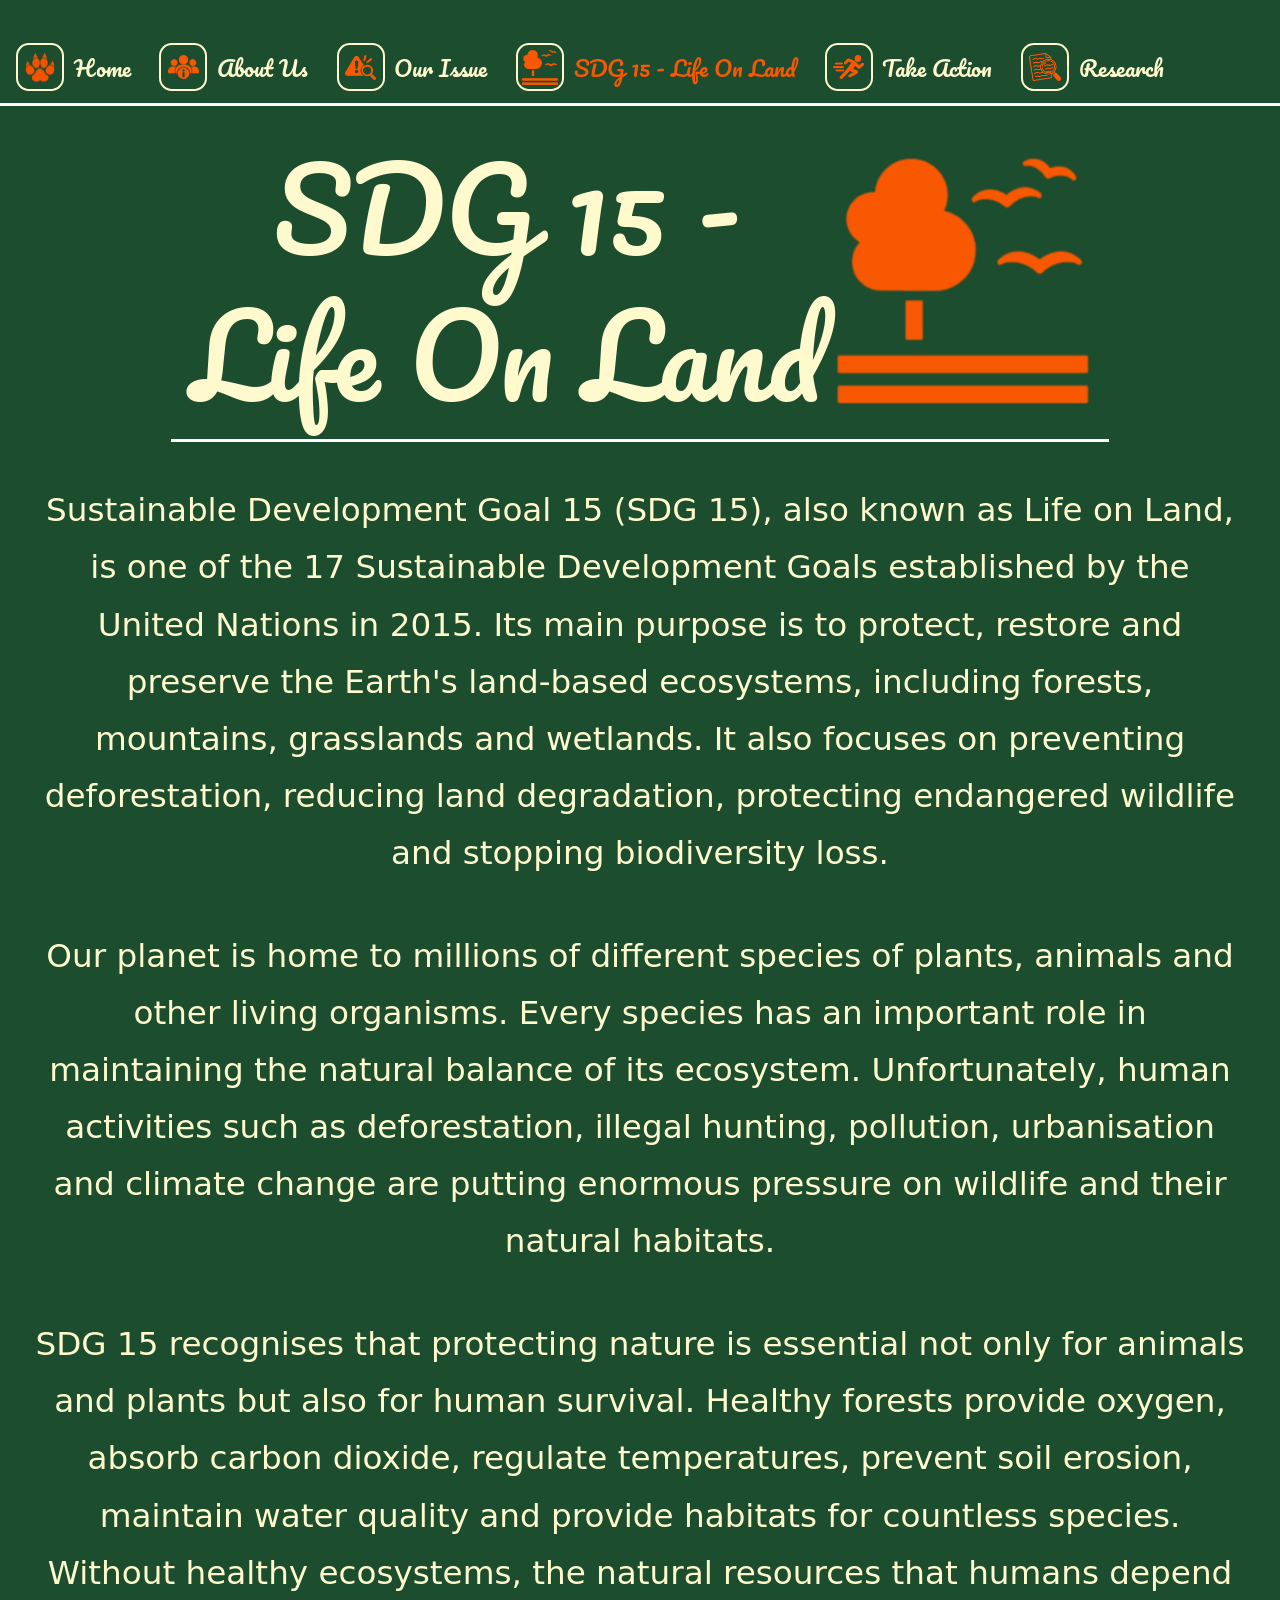
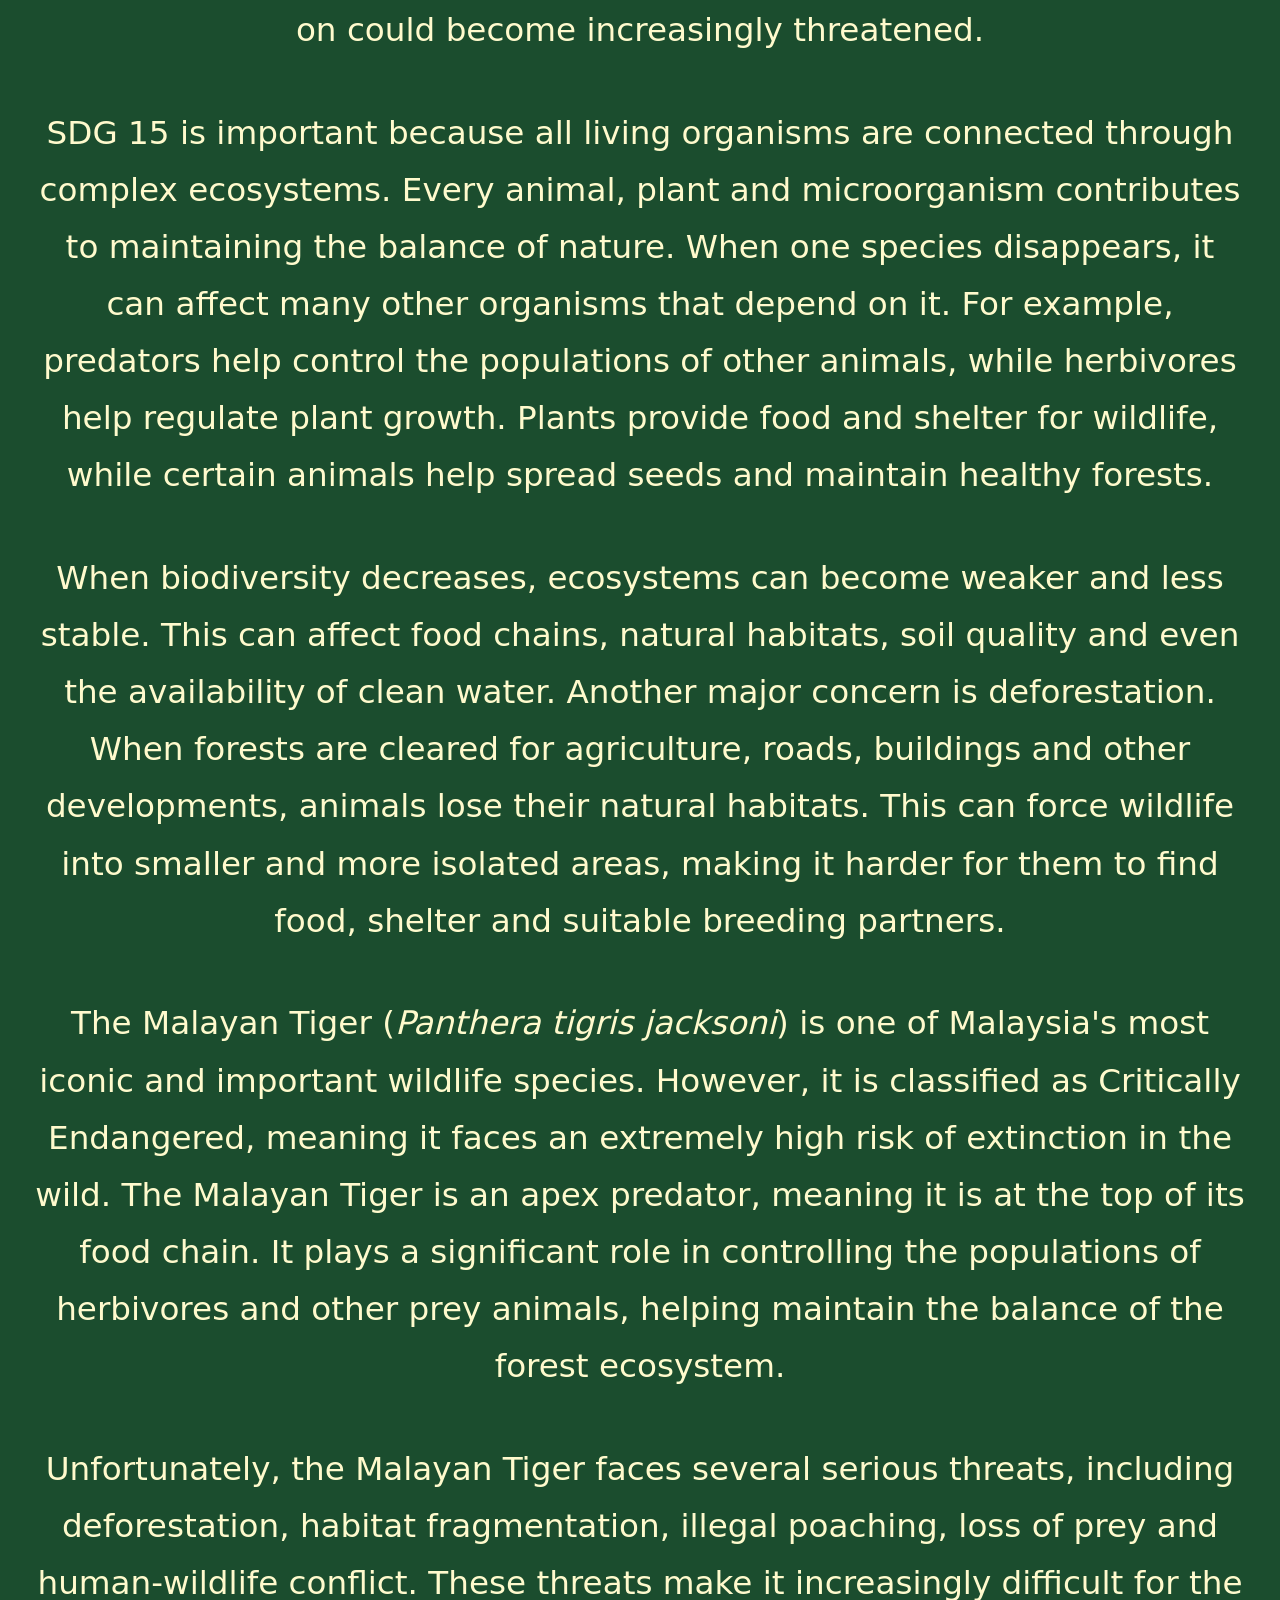
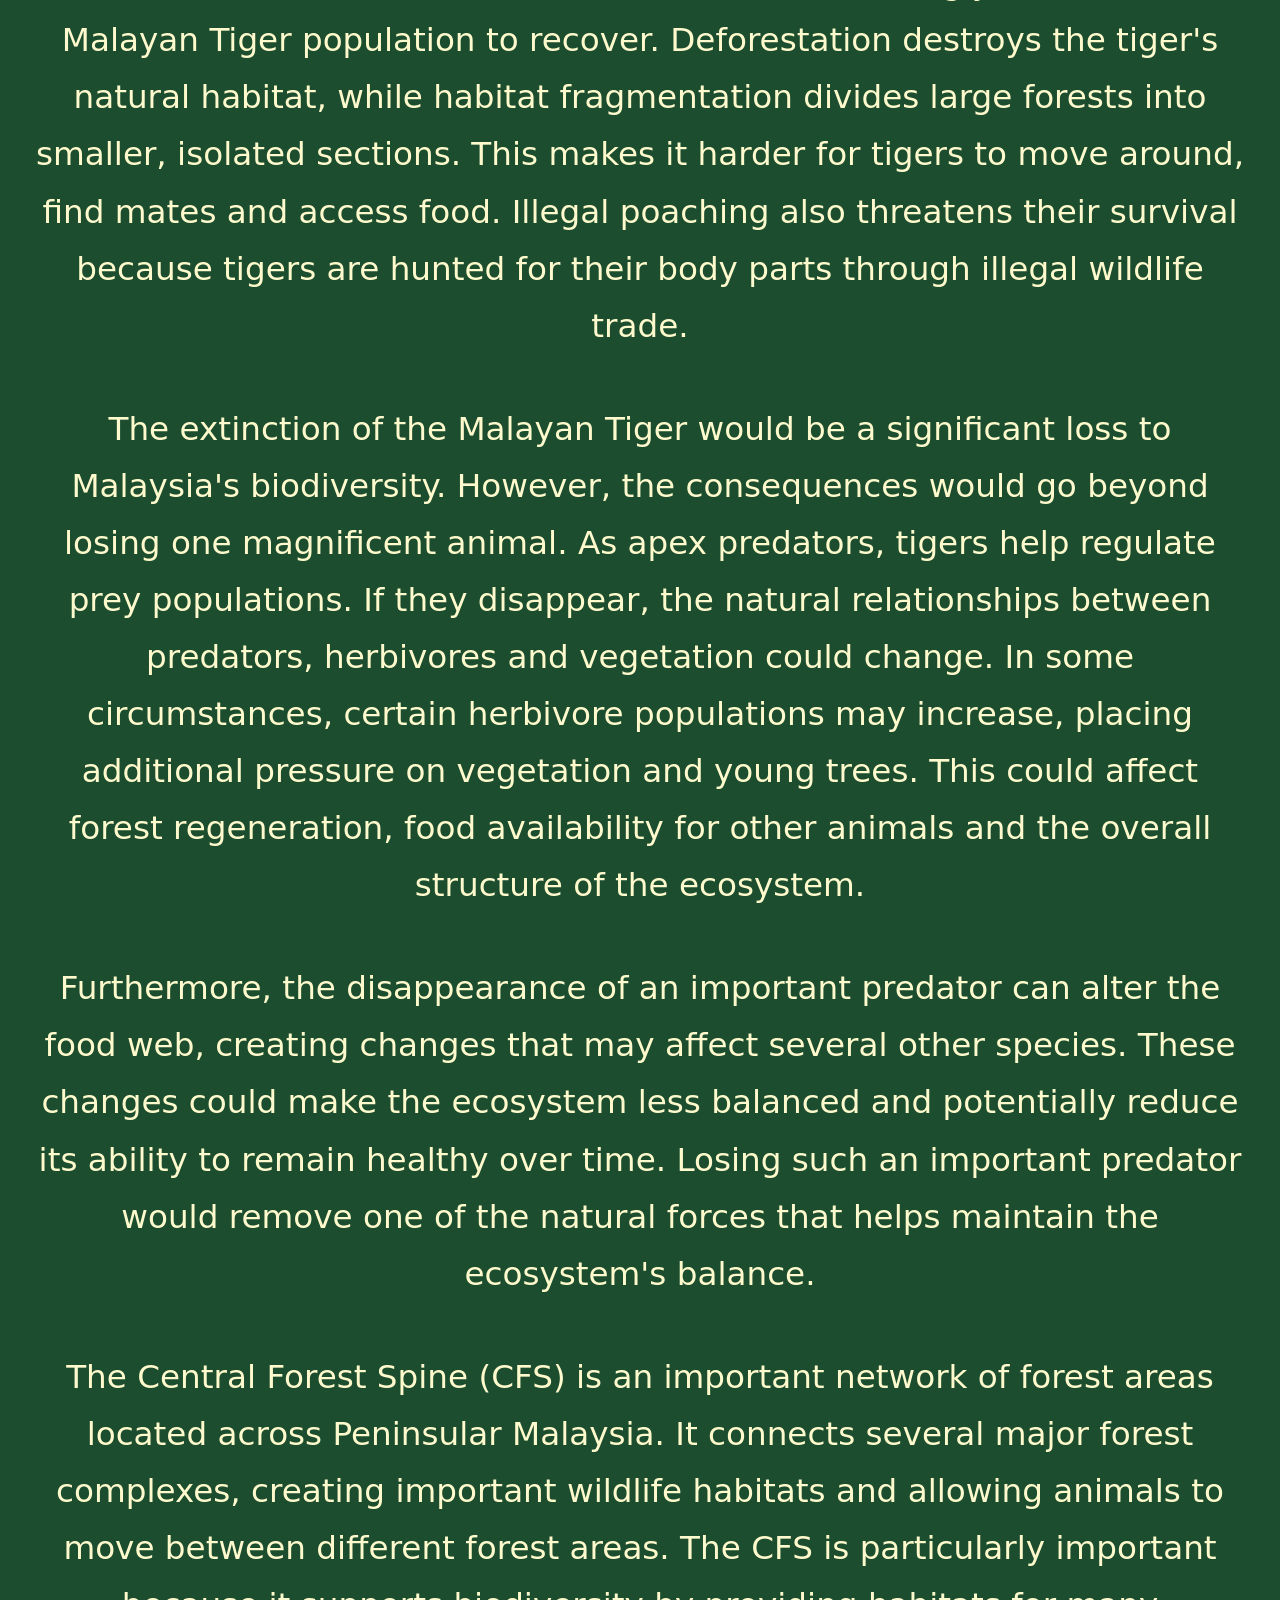
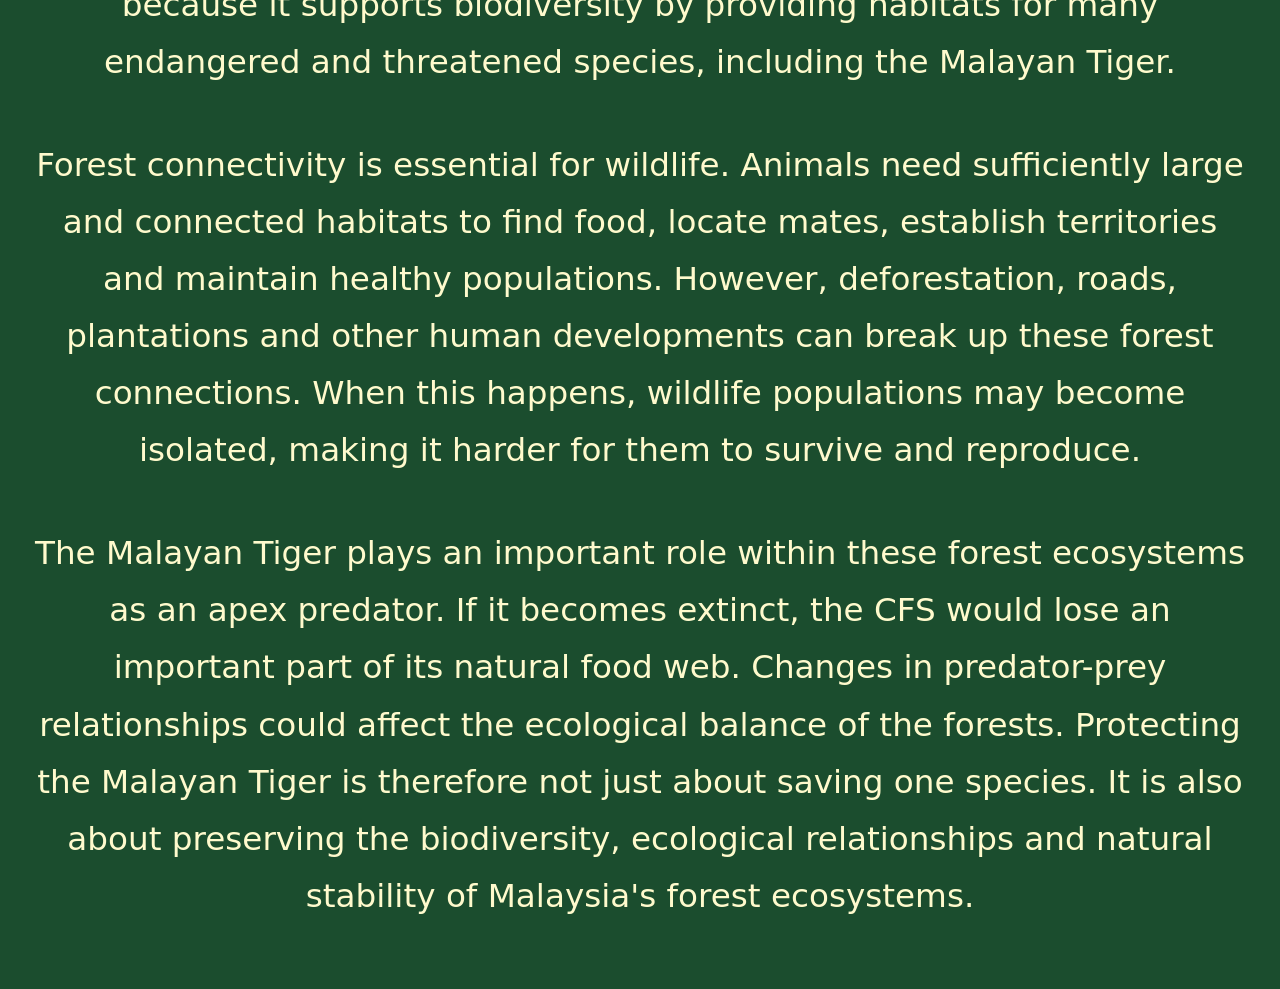
<file: sdg.html>
<!DOCTYPE html>
<html lang="en">
<head>
  <meta charset="UTF-8">
  <meta name="viewport" content="width=device-width, initial-scale=1.0">
  <title>SDG 15 - Life On Land - Care Movement Masters</title>
  <link rel="icon" type="image/png" href="logo.png">
  <link rel="preconnect" href="https://fonts.googleapis.com">
  <link rel="preconnect" href="https://fonts.gstatic.com" crossorigin>
  <link href="https://fonts.googleapis.com/css2?family=Pacifico&display=swap" rel="stylesheet">
  <link rel="stylesheet" href="cursor.css">
  <style>
    @view-transition { navigation: auto; }
    ::view-transition-old(root), ::view-transition-new(root) { animation-duration: 0.25s; }
    html, body { margin: 0; background: #1B4D2E; color: #FFFACD; }
    body { text-align: center; padding: 0 2rem; min-height: 100vh; }
    .nav { position: fixed; top: max(0.5rem, calc(var(--x) / 4 - 3rem - 7px)); left: 1rem; z-index: 2; display: flex; align-items: center; gap: 1.8rem; }
    .nav::after { content: ''; position: fixed; left: 0; right: 0; top: var(--line-y); height: 3px; background: #fff; }
    .home { display: flex; align-items: center; gap: 0.6rem; color: #FFFACD; text-decoration: none; font-family: 'Pacifico', cursive; font-size: 1.4rem; cursor: pointer; transition: transform 0.2s ease; transform-origin: left center; }
    .nav { right: 1rem; padding: 0.4rem 1.5rem 0.4rem 0.4rem; margin: -0.4rem; overflow-x: auto; scrollbar-width: none; }
    .nav::-webkit-scrollbar { display: none; }
    .home { flex-shrink: 0; white-space: nowrap; }
    .home.active .home-label { color: #F95802; }
    .home:hover, .home:focus-visible { transform: scale(1.08); }
    .home-btn { display: flex; align-items: center; justify-content: center; width: 3rem; height: 3rem; box-sizing: border-box; padding: 0.4rem; background: #1B4D2E; border: 2px solid #FFFACD; border-radius: 0.8rem; }
    .home-btn img { width: 100%; height: 100%; object-fit: contain; }
    #sdg-link .home-btn { padding: 0.25rem; }
    .home:focus-visible .home-btn { outline: 2px solid #fff; outline-offset: 3px; }
    :root { --fs: clamp(3rem, 9vw, 7rem); --x: calc(76vh - 2.6 * var(--fs)); --line-y: max(calc(var(--x) / 2 - max(0px, var(--x) / 4) + 5px), calc(3.5rem + 12px)); }
    body::before { content: ''; position: fixed; top: 0; left: 0; right: 0; height: calc(var(--line-y) + 3px); background: #1B4D2E; z-index: 1; }
    h1 { font-size: var(--fs); line-height: 1.3; font-family: 'Pacifico', cursive; font-weight: normal; margin: 0; padding-top: calc(var(--line-y) + 2rem); display: flex; align-items: center; justify-content: center; gap: 15px; white-space: nowrap; }
    .title { display: flex; align-items: center; gap: 15px; padding: 0 20px 13px; border-bottom: 3px solid #fff; }
    h1 img { height: calc(2.2 * var(--fs)); width: auto; flex: none; }
    .intro { max-width: min(96vw, 110rem); margin: 2.5rem auto 4rem; text-align: center; font-family: system-ui, 'Segoe UI', Roboto, Arial, sans-serif; font-size: calc(clamp(1rem, 1.3vw, 1.2rem) + 1rem); line-height: 1.75; }
    .intro p { margin: 0 0 1.4em; }
    .intro ol { margin: 0 0 1.4em; padding-left: 0; list-style-position: inside; }
    .intro li { margin-bottom: 0.4em; }
  </style>
</head>
<body>
  <nav class="nav">
    <a class="home" href="index.html"><span class="home-btn"><img src="logo.png" alt=""></span><span class="home-label">Home</span></a>
    <a class="home" href="about.html"><span class="home-btn"><img src="about.png" alt=""></span><span class="home-label">About Us</span></a>
    <a class="home" id="issue-link" href="issue.html"><span class="home-btn"><img src="issue.png" alt=""></span><span class="home-label">Our Issue</span></a>
    <a class="home active" aria-current="page" id="sdg-link" href="sdg.html"><span class="home-btn"><img src="sdg.png" alt=""></span><span class="home-label">SDG 15 - Life On Land</span></a>
    <a class="home" id="action-link" href="action.html"><span class="home-btn"><img src="action.png" alt=""></span><span class="home-label">Take Action</span></a>
    <a class="home" href="research.html"><span class="home-btn"><img src="research.png" alt=""></span><span class="home-label">Research</span></a>
  </nav>
  <h1><span class="title"><span>SDG 15 -<br>Life On Land</span><img src="sdg.png" alt=""></span></h1>
  <div class="intro">
    <p>Sustainable Development Goal 15 (SDG 15), also known as Life on Land, is one of the 17 Sustainable Development Goals established by the United Nations in 2015. Its main purpose is to protect, restore and preserve the Earth's land-based ecosystems, including forests, mountains, grasslands and wetlands. It also focuses on preventing deforestation, reducing land degradation, protecting endangered wildlife and stopping biodiversity loss.</p>
    <p>Our planet is home to millions of different species of plants, animals and other living organisms. Every species has an important role in maintaining the natural balance of its ecosystem. Unfortunately, human activities such as deforestation, illegal hunting, pollution, urbanisation and climate change are putting enormous pressure on wildlife and their natural habitats.</p>
    <p>SDG 15 recognises that protecting nature is essential not only for animals and plants but also for human survival. Healthy forests provide oxygen, absorb carbon dioxide, regulate temperatures, prevent soil erosion, maintain water quality and provide habitats for countless species. Without healthy ecosystems, the natural resources that humans depend on could become increasingly threatened.</p>
    <p>SDG 15 is important because all living organisms are connected through complex ecosystems. Every animal, plant and microorganism contributes to maintaining the balance of nature. When one species disappears, it can affect many other organisms that depend on it. For example, predators help control the populations of other animals, while herbivores help regulate plant growth. Plants provide food and shelter for wildlife, while certain animals help spread seeds and maintain healthy forests.</p>
    <p>When biodiversity decreases, ecosystems can become weaker and less stable. This can affect food chains, natural habitats, soil quality and even the availability of clean water. Another major concern is deforestation. When forests are cleared for agriculture, roads, buildings and other developments, animals lose their natural habitats. This can force wildlife into smaller and more isolated areas, making it harder for them to find food, shelter and suitable breeding partners.</p>
    <p>The Malayan Tiger (<em>Panthera tigris jacksoni</em>) is one of Malaysia's most iconic and important wildlife species. However, it is classified as Critically Endangered, meaning it faces an extremely high risk of extinction in the wild. The Malayan Tiger is an apex predator, meaning it is at the top of its food chain. It plays a significant role in controlling the populations of herbivores and other prey animals, helping maintain the balance of the forest ecosystem.</p>
    <p>Unfortunately, the Malayan Tiger faces several serious threats, including deforestation, habitat fragmentation, illegal poaching, loss of prey and human-wildlife conflict. These threats make it increasingly difficult for the Malayan Tiger population to recover. Deforestation destroys the tiger's natural habitat, while habitat fragmentation divides large forests into smaller, isolated sections. This makes it harder for tigers to move around, find mates and access food. Illegal poaching also threatens their survival because tigers are hunted for their body parts through illegal wildlife trade.</p>
    <p>The extinction of the Malayan Tiger would be a significant loss to Malaysia's biodiversity. However, the consequences would go beyond losing one magnificent animal. As apex predators, tigers help regulate prey populations. If they disappear, the natural relationships between predators, herbivores and vegetation could change. In some circumstances, certain herbivore populations may increase, placing additional pressure on vegetation and young trees. This could affect forest regeneration, food availability for other animals and the overall structure of the ecosystem.</p>
    <p>Furthermore, the disappearance of an important predator can alter the food web, creating changes that may affect several other species. These changes could make the ecosystem less balanced and potentially reduce its ability to remain healthy over time. Losing such an important predator would remove one of the natural forces that helps maintain the ecosystem's balance.</p>
    <p>The Central Forest Spine (CFS) is an important network of forest areas located across Peninsular Malaysia. It connects several major forest complexes, creating important wildlife habitats and allowing animals to move between different forest areas. The CFS is particularly important because it supports biodiversity by providing habitats for many endangered and threatened species, including the Malayan Tiger.</p>
    <p>Forest connectivity is essential for wildlife. Animals need sufficiently large and connected habitats to find food, locate mates, establish territories and maintain healthy populations. However, deforestation, roads, plantations and other human developments can break up these forest connections. When this happens, wildlife populations may become isolated, making it harder for them to survive and reproduce.</p>
    <p>The Malayan Tiger plays an important role within these forest ecosystems as an apex predator. If it becomes extinct, the CFS would lose an important part of its natural food web. Changes in predator-prey relationships could affect the ecological balance of the forests. Protecting the Malayan Tiger is therefore not just about saving one species. It is also about preserving the biodiversity, ecological relationships and natural stability of Malaysia's forest ecosystems.</p>
  </div>
</body>
</html>
</file>
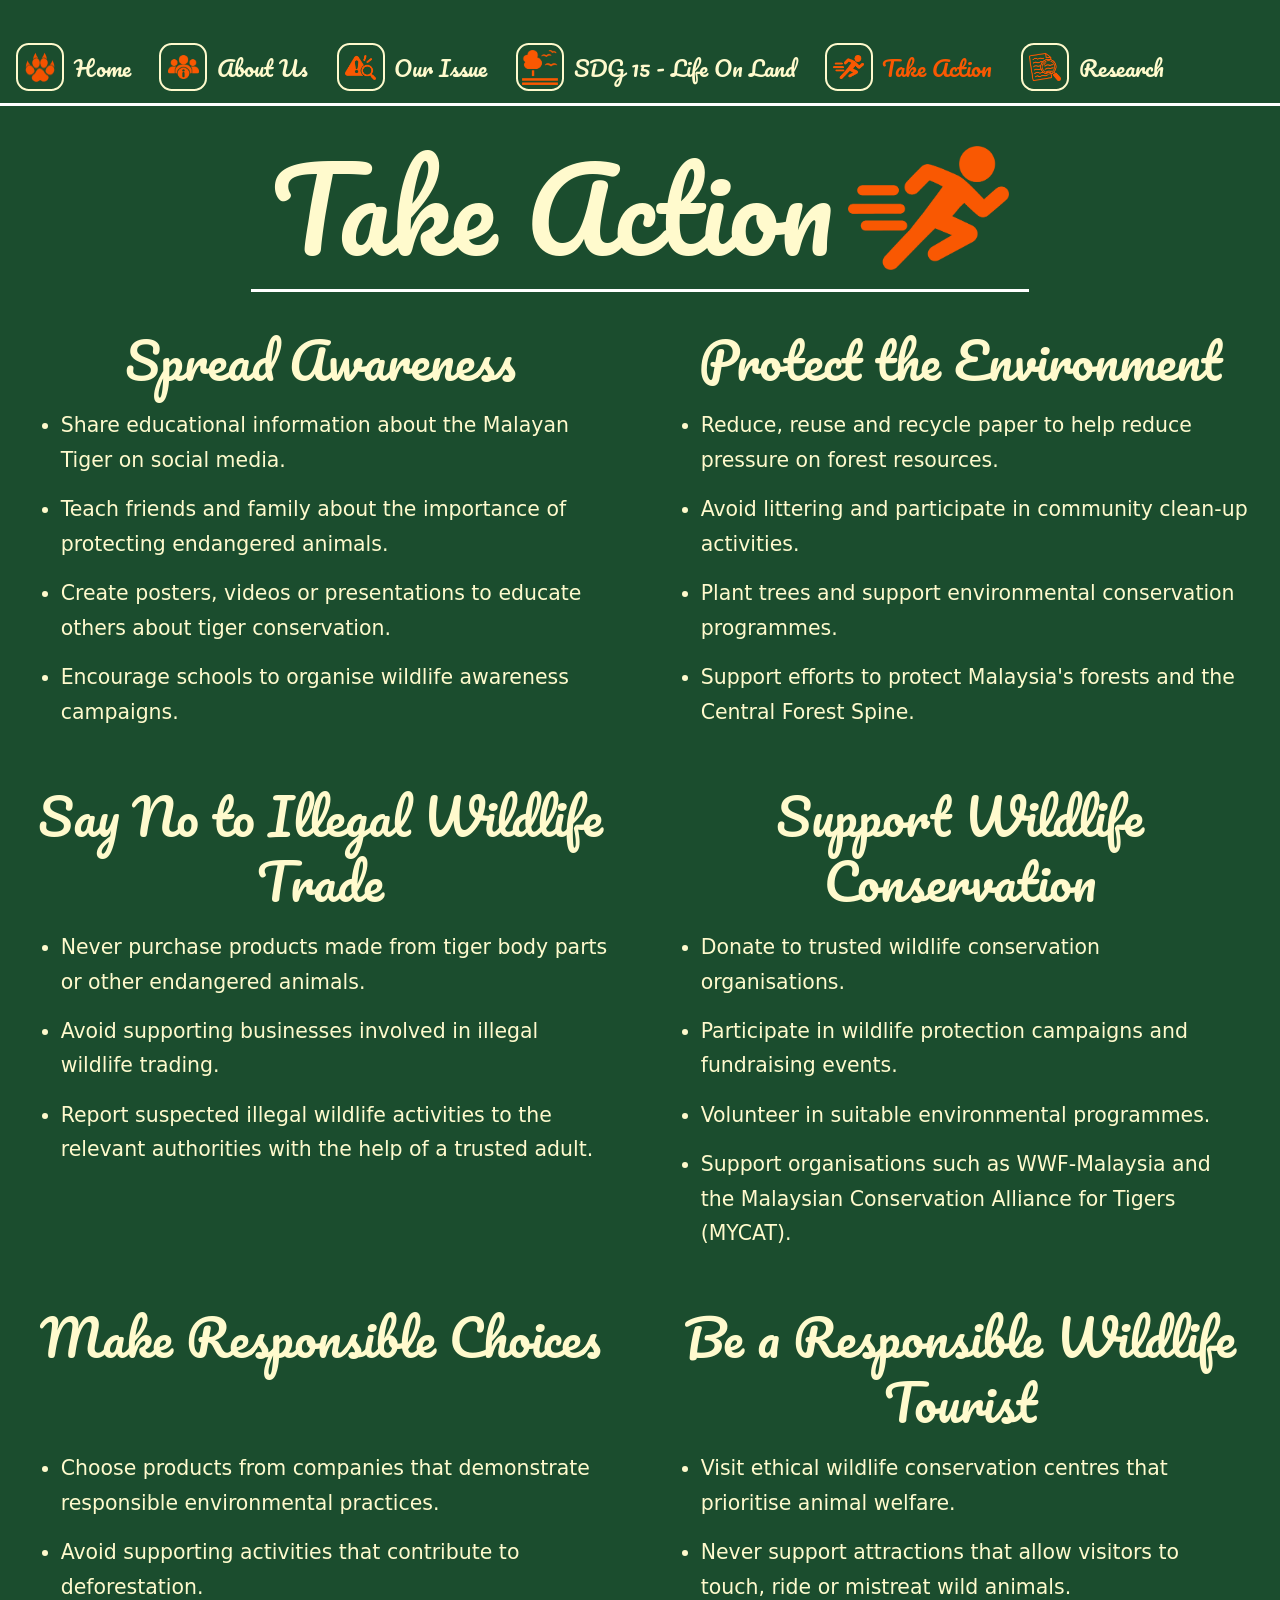
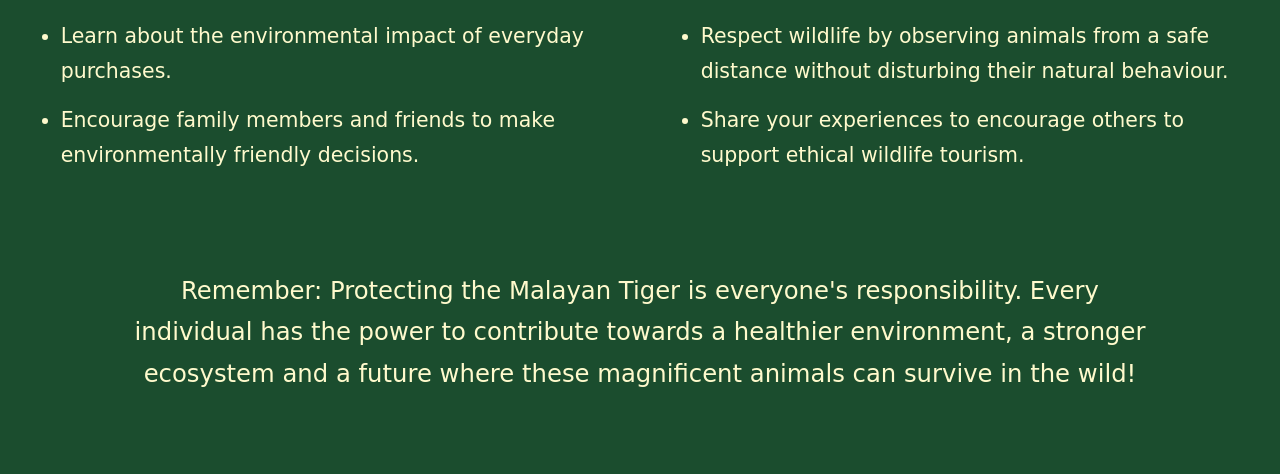
<file: take-action.html>
<!DOCTYPE html>
<html lang="en">
<head>
  <meta charset="UTF-8">
  <meta name="viewport" content="width=device-width, initial-scale=1.0">
  <title>Take Action - Care Movement Masters</title>
  <link rel="icon" type="image/png" href="logo.png">
  <link rel="preconnect" href="https://fonts.googleapis.com">
  <link rel="preconnect" href="https://fonts.gstatic.com" crossorigin>
  <link href="https://fonts.googleapis.com/css2?family=Pacifico&display=swap" rel="stylesheet">
  <link rel="stylesheet" href="cursor.css">
  <style>
    @view-transition { navigation: auto; }
    ::view-transition-old(root), ::view-transition-new(root) { animation-duration: 0.25s; }
    html, body { margin: 0; background: #1B4D2E; color: #FFFACD; }
    body { text-align: center; padding: 0 2rem; min-height: 100vh; }
    .nav { position: fixed; top: max(0.5rem, calc(var(--x) / 4 - 3rem - 7px)); left: 1rem; z-index: 2; display: flex; align-items: center; gap: 1.8rem; }
    .nav::after { content: ''; position: fixed; left: 0; right: 0; top: var(--line-y); height: 3px; background: #fff; }
    .home { display: flex; align-items: center; gap: 0.6rem; color: #FFFACD; text-decoration: none; font-family: 'Pacifico', cursive; font-size: 1.4rem; cursor: pointer; transition: transform 0.2s ease; transform-origin: left center; }
    .nav { right: 1rem; padding: 0.4rem 1.5rem 0.4rem 0.4rem; margin: -0.4rem; overflow-x: auto; scrollbar-width: none; }
    .nav::-webkit-scrollbar { display: none; }
    .home { flex-shrink: 0; white-space: nowrap; }
    .home.active .home-label { color: #F95802; }
    .home:hover, .home:focus-visible { transform: scale(1.08); }
    .home-btn { display: flex; align-items: center; justify-content: center; width: 3rem; height: 3rem; box-sizing: border-box; padding: 0.4rem; background: #1B4D2E; border: 2px solid #FFFACD; border-radius: 0.8rem; }
    .home-btn img { width: 100%; height: 100%; object-fit: contain; }
    #sdg-link .home-btn { padding: 0.25rem; }
    .home:focus-visible .home-btn { outline: 2px solid #fff; outline-offset: 3px; }
    :root { --fs: clamp(3rem, 9vw, 7rem); --x: calc(76vh - 2.6 * var(--fs)); --line-y: max(calc(var(--x) / 2 - max(0px, var(--x) / 4) + 5px), calc(3.5rem + 12px)); }
    body::before { content: ''; position: fixed; top: 0; left: 0; right: 0; height: calc(var(--line-y) + 3px); background: #1B4D2E; z-index: 1; }
    h1 { font-size: var(--fs); line-height: 1.3; font-family: 'Pacifico', cursive; font-weight: normal; margin: 0; padding-top: calc(var(--line-y) + 2rem); display: flex; align-items: center; justify-content: center; gap: 15px; white-space: nowrap; }
    .title { display: flex; align-items: center; gap: 15px; padding: 0 20px 8px; border-bottom: 3px solid #fff; }
    h1 img { height: calc(1.1 * var(--fs)); width: auto; flex: none; }
    body { display: flex; flex-direction: column; }
    .columns { flex: 1; display: flex; flex-direction: column; padding: 1rem 0 3rem; }
    .pair { display: grid; grid-template-columns: 1fr 1fr; grid-template-rows: auto 1fr; column-gap: 4rem; }
    .cell { display: grid; grid-template-rows: subgrid; grid-row: span 2; justify-items: center; align-content: start; text-align: center; padding: 1.2rem 0; }
    .cell h2 { font-family: 'Pacifico', cursive; font-weight: normal; font-size: calc(var(--fs) * 0.45); line-height: 1.3; margin: 0 0 1rem; }
    .cell ul { text-align: left; margin: 0; padding-left: 1.4em; font-family: system-ui, 'Segoe UI', Roboto, Arial, sans-serif; font-size: clamp(1.1rem, 1.6vw, 1.6rem); line-height: 1.7; max-width: 38rem; }
    .cell li { margin-bottom: 0.7em; }
    .closing { max-width: min(92vw, 64rem); margin: 1rem auto 5rem; text-align: center; font-family: system-ui, 'Segoe UI', Roboto, Arial, sans-serif; font-size: clamp(1.2rem, 1.9vw, 1.9rem); line-height: 1.7; }
    @media (max-width: 900px) {
      body { position: relative; display: grid; grid-template-columns: auto minmax(calc(100% - 4.7rem), 1fr); column-gap: 1.2rem; align-content: start; padding: 0 1rem 0 0.5rem; }
      body::after { content: ''; position: absolute; top: 0; bottom: 0; left: calc(0.5rem + var(--rail-w, 3.5rem) + 0.4rem); width: 3px; background: #fff; pointer-events: none; }
      body::before { display: none; }
      body > :not(.nav) { grid-column: 2; }
      .nav { position: sticky; top: 0.5rem; left: auto; right: auto; margin: 0; grid-column: 1; grid-row: 1 / span 12; align-self: start; }
      .nav { padding: 0.5rem 0.25rem; box-sizing: border-box; flex-direction: column; align-items: flex-start; gap: 0.7rem; width: max-content; max-height: calc(100vh - 1rem); max-height: calc(100dvh - 1rem); overflow-x: hidden; overflow-y: auto; overscroll-behavior: contain; scrollbar-width: none; background: transparent; z-index: 3; }
      .nav { height: calc(100vh - 1rem); height: calc(100dvh - 1rem); }
      .nav:hover { scrollbar-width: thin; scrollbar-color: #FFFACD #1B4D2E; }
      .nav::-webkit-scrollbar { width: 0; }
      .nav:hover::-webkit-scrollbar { width: 6px; }
      .nav::-webkit-scrollbar-thumb { background: #FFFACD; border-radius: 3px; }
      .nav::after { display: none; }
      .home { gap: 0; }
      .home-label { max-width: 0; margin-left: 0; opacity: 0; overflow: hidden; white-space: nowrap; transition: max-width 0.3s ease, margin-left 0.3s ease, opacity 0.2s ease; }
      .nav.open .home-label, .nav:has(a:focus-visible) .home-label { max-width: 20rem; margin-left: 0.6rem; padding-right: 0.3rem; opacity: 1; }
      .title { gap: 10px; padding-left: 10px; padding-right: 10px; }
      h1 { --hf: min(var(--fs), 8vw); font-size: var(--hf); padding-top: 1.5rem; }
      h1 img { height: calc(1.1 * var(--hf)); }
      .pair { grid-template-columns: 1fr; grid-template-rows: none; }
      .cell { grid-row: auto; grid-template-rows: none; display: flex; flex-direction: column; align-items: center; }
    }
  </style>
</head>
<body>
  <nav class="nav">
    <a class="home" href="./"><span class="home-btn"><img src="logo.png" alt=""></span><span class="home-label">Home</span></a>
    <a class="home" href="about-us"><span class="home-btn"><img src="about.png" alt=""></span><span class="home-label">About Us</span></a>
    <a class="home" id="issue-link" href="our-issue"><span class="home-btn"><img src="issue.png" alt=""></span><span class="home-label">Our Issue</span></a>
    <a class="home" id="sdg-link" href="sdg-15"><span class="home-btn"><img src="sdg.png" alt=""></span><span class="home-label">SDG 15 - Life On Land</span></a>
    <a class="home active" aria-current="page" id="action-link" href="take-action"><span class="home-btn"><img src="action.png" alt=""></span><span class="home-label">Take Action</span></a>
    <a class="home" href="research"><span class="home-btn"><img src="research.png" alt=""></span><span class="home-label">Research</span></a>
  </nav>
  <h1><span class="title"><span>Take Action</span><img src="action.png" alt=""></span></h1>
  <div class="columns">
    <div class="pair">
      <div class="cell">
        <h2>Spread Awareness</h2>
        <ul>
          <li>Share educational information about the Malayan Tiger on social media.</li>
          <li>Teach friends and family about the importance of protecting endangered animals.</li>
          <li>Create posters, videos or presentations to educate others about tiger conservation.</li>
          <li>Encourage schools to organise wildlife awareness campaigns.</li>
        </ul>
      </div>
      <div class="cell">
        <h2>Protect the Environment</h2>
        <ul>
          <li>Reduce, reuse and recycle paper to help reduce pressure on forest resources.</li>
          <li>Avoid littering and participate in community clean-up activities.</li>
          <li>Plant trees and support environmental conservation programmes.</li>
          <li>Support efforts to protect Malaysia's forests and the Central Forest Spine.</li>
        </ul>
      </div>
    </div>
    <div class="pair">
      <div class="cell">
        <h2>Say No to Illegal Wildlife Trade</h2>
        <ul>
          <li>Never purchase products made from tiger body parts or other endangered animals.</li>
          <li>Avoid supporting businesses involved in illegal wildlife trading.</li>
          <li>Report suspected illegal wildlife activities to the relevant authorities with the help of a trusted adult.</li>
        </ul>
      </div>
      <div class="cell">
        <h2>Support Wildlife Conservation</h2>
        <ul>
          <li>Donate to trusted wildlife conservation organisations.</li>
          <li>Participate in wildlife protection campaigns and fundraising events.</li>
          <li>Volunteer in suitable environmental programmes.</li>
          <li>Support organisations such as WWF-Malaysia and the Malaysian Conservation Alliance for Tigers (MYCAT).</li>
        </ul>
      </div>
    </div>
    <div class="pair">
      <div class="cell">
        <h2>Make Responsible Choices</h2>
        <ul>
          <li>Choose products from companies that demonstrate responsible environmental practices.</li>
          <li>Avoid supporting activities that contribute to deforestation.</li>
          <li>Learn about the environmental impact of everyday purchases.</li>
          <li>Encourage family members and friends to make environmentally friendly decisions.</li>
        </ul>
      </div>
      <div class="cell">
        <h2>Be a Responsible Wildlife Tourist</h2>
        <ul>
          <li>Visit ethical wildlife conservation centres that prioritise animal welfare.</li>
          <li>Never support attractions that allow visitors to touch, ride or mistreat wild animals.</li>
          <li>Respect wildlife by observing animals from a safe distance without disturbing their natural behaviour.</li>
          <li>Share your experiences to encourage others to support ethical wildlife tourism.</li>
        </ul>
      </div>
    </div>
  </div>
  <p class="closing">Remember: Protecting the Malayan Tiger is everyone's responsibility. Every individual has the power to contribute towards a healthier environment, a stronger ecosystem and a future where these magnificent animals can survive in the wild!</p>
  <script src="nav-menu.js"></script>
</body>
</html>
</file>
<file: cursor.css>
html, html * { cursor: url("tiger-cursor.png") 24 21, default !important; }
html a, html a *, html button, html button *, html summary, html label, html select, html [role="button"], html [onclick], html input:is([type="button"], [type="submit"], [type="reset"], [type="checkbox"], [type="radio"]) { cursor: url("tiger-cursor-open.png") 24 21, pointer !important; }
</file>
